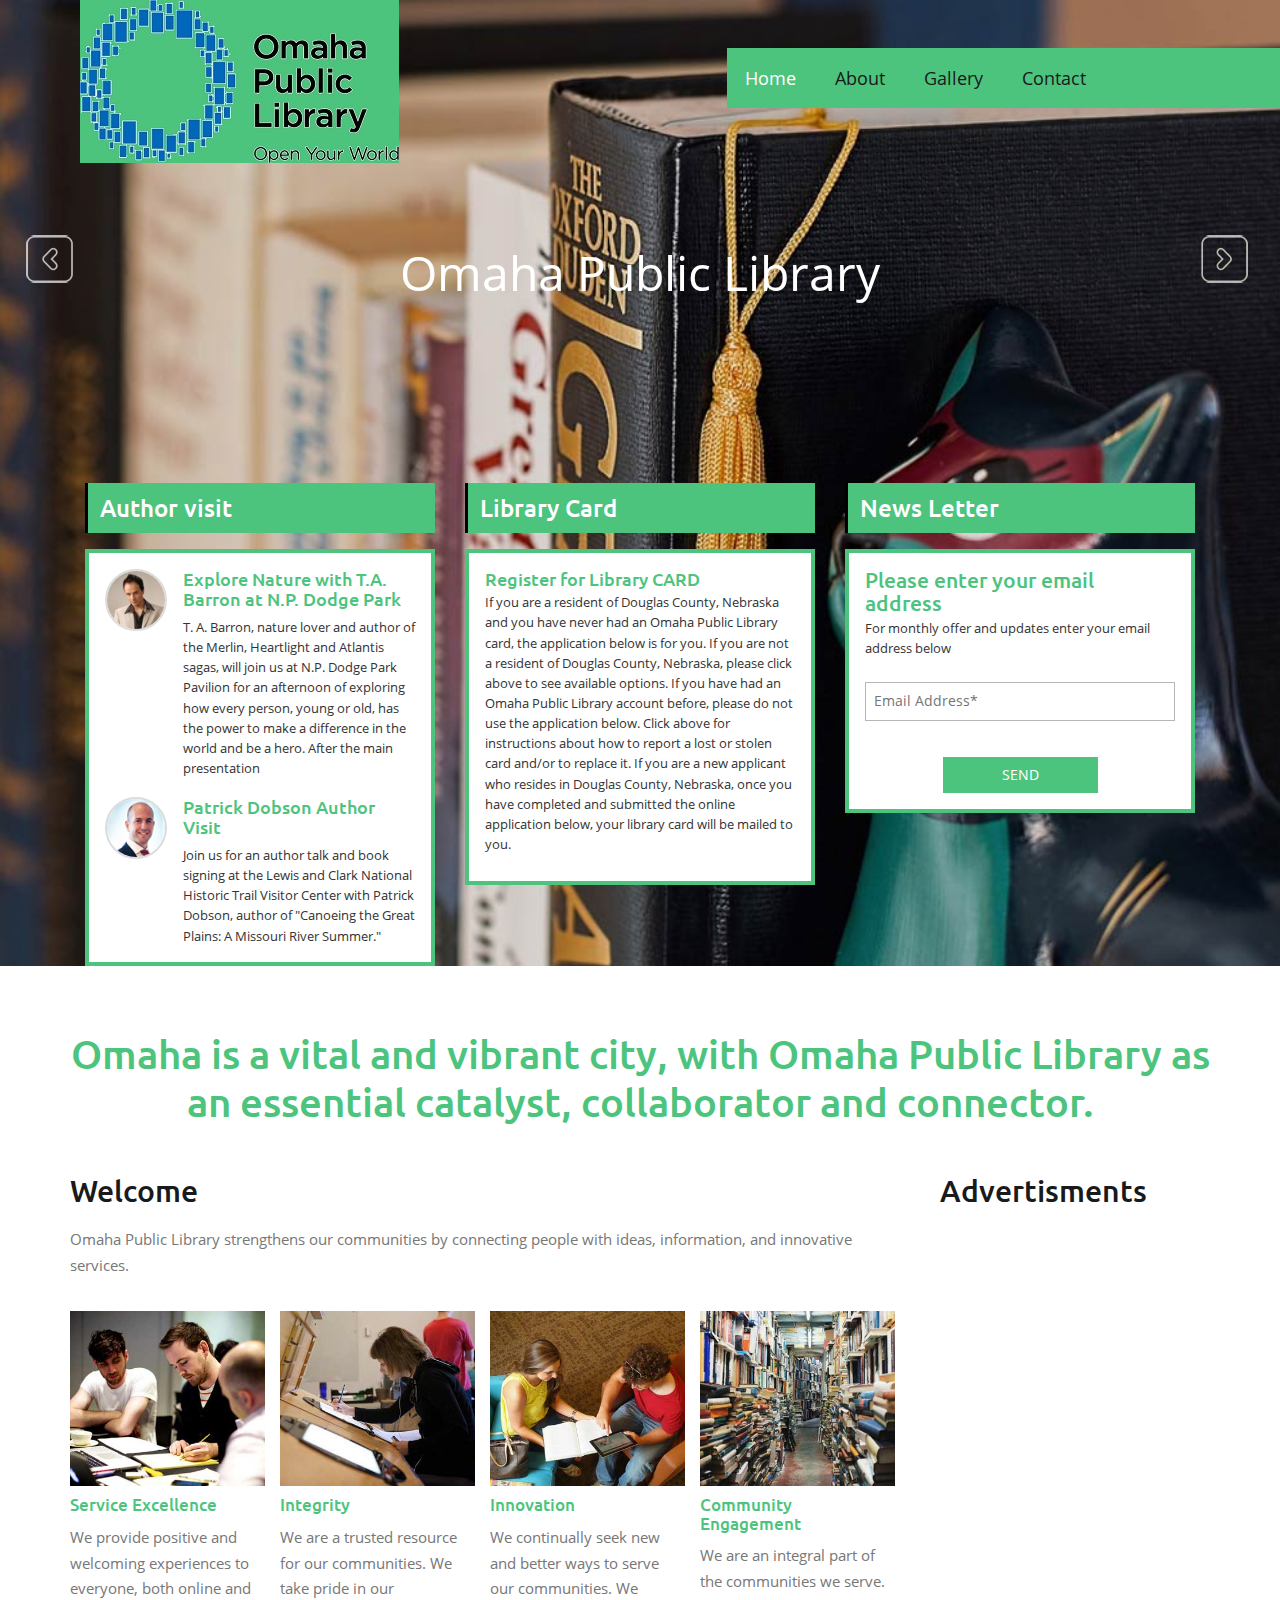
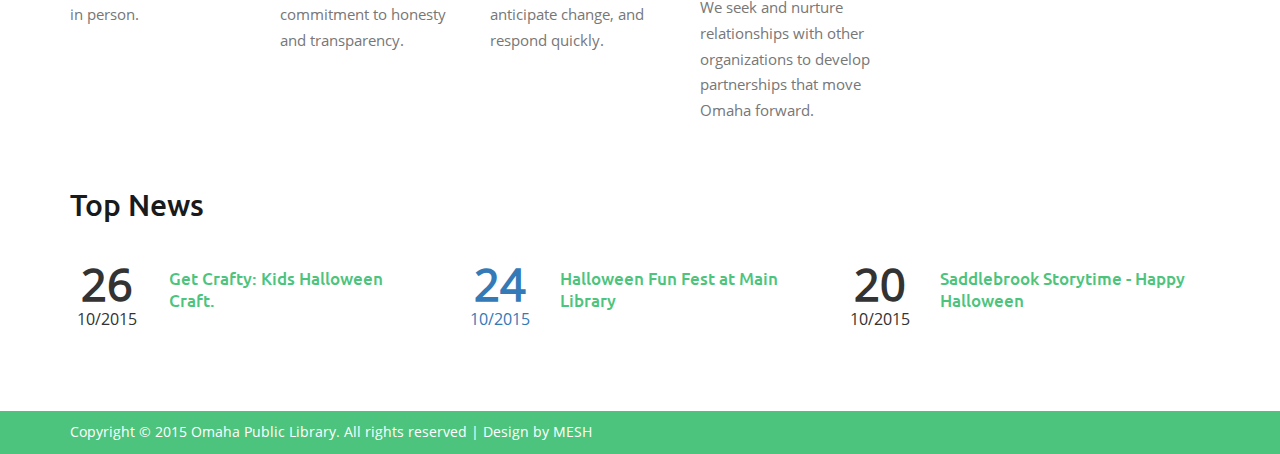
<file: app/webroot/index.html>
<!--A Design by W3layouts
Author: W3layout
Author URL: http://w3layouts.com
License: Creative Commons Attribution 3.0 Unported
License URL: http://creativecommons.org/licenses/by/3.0/
-->
<!DOCTYPE HTML>
<html>
<head>
<link href="css/bootstrap.css" rel='stylesheet' type='text/css' />
<!-- jQuery (necessary JavaScript plugins) -->
<script src="js/bootstrap.js"></script>
<!-- Custom Theme files -->
<link href="css/style.css" rel='stylesheet' type='text/css' />
<!-- Custom Theme files -->
<!--//theme-style-->
<meta name="viewport" content="width=device-width, initial-scale=1">
<meta http-equiv="Content-Type" content="text/html; charset=utf-8" />
<meta name="keywords" content="University Responsive web template, Bootstrap Web Templates, Flat Web Templates, Andriod Compatible web template, 
Smartphone Compatible web template, free webdesigns for Nokia, Samsung, LG, SonyErricsson, Motorola web design" />
<script type="application/x-javascript"> addEventListener("load", function() { setTimeout(hideURLbar, 0); }, false); function hideURLbar(){ window.scrollTo(0,1); } </script>
<script src="js/jquery.min.js"></script>
 <script src="js/bootstrap.js"></script>

</head>
<body>
<!-- banner -->
<script src="js/responsiveslides.min.js"></script>
<script>  
    $(function () {
      $("#slider").responsiveSlides({
      	auto: true,
      	nav: true,
      	speed: 500,
        namespace: "callbacks",
        pager: true,
      });
    });
  </script>  
<div class="banner">	  
	 <div class="header">
			 <div class="logo">
				 <a href="index.html"><img src="images/logo.jpg" alt=""/></a>
			 </div>
			 <div class="top-menu">
				 <span class="menu"></span>
				 <ul class="navig">
					 <li class="active"><a href="index.html">Home</a></li>
					 <li><a href="about.html">About</a></li>
					 <li><a href="gallery.html">Gallery</a></li>
					 <li><a href="contact.html">Contact</a></li>
				 </ul>
			 </div>
			  <!-- script-for-menu -->
		 <script>
				$("span.menu").click(function(){
					$("ul.navig").slideToggle("slow" , function(){
					});
				});
		 </script>
		 <!-- script-for-menu -->

			 <div class="clearfix"></div>
	 </div>
	 <div class="slider">
		 <div class="caption">
			 <div class="container">
				  <div class="callbacks_container">
					  <ul class="rslides" id="slider">
						    <li><h3>Omaha Public Library</h3></li>
							<li><h3>Open your world</h3></li>	
							<li><h3>For the people. By the people</h3></li>	
					  </ul>	
						<div class="clearfix"></div>
				  </div>
			  </div>
		  </div>
	  </div>
	  <div class="banner-grids">
		  <div class="container">
			 <div class="col-md-4 banner-grid">
				 <h3>Author visit</h3>
				 <div class="banner-grid-sec">
					 <div class="grid_info">
						 <div class="blg-pic">
							 <img src="images/m1.jpg" class="img-responsive" alt="">
						 </div>
						 <div class="blg-pic-info">
							 <h4><a href="#">Explore Nature with T.A. Barron at N.P. Dodge Park</a></h4>
							 <p>
T. A. Barron, nature lover and author of the Merlin, Heartlight and Atlantis sagas, will join us at N.P. Dodge Park Pavilion for an afternoon of exploring how every person, young or old, has the power to make a difference in the world and be a hero.  After the main presentation</p>
						 </div>
						 <div class="clearfix"></div>
					 </div>
					 <div class="grid_info">
						 <div class="blg-pic">
							 <img src="images/m2.jpg" class="img-responsive" alt="">
						 </div>
						 <div class="blg-pic-info">
							 <h4><a href="#">Patrick Dobson Author Visit</a></h4>
							 <p>
Join us for an author talk and book signing at the Lewis and Clark National Historic Trail Visitor Center with Patrick Dobson, author of "Canoeing the Great Plains: A Missouri River Summer."</p>
						 </div>
						 <div class="clearfix"></div>
					 </div>
					 </div>
			 </div>
			 <div class="col-md-4 banner-grid">
				 <h3>Library Card</h3>
				 <div class="banner-grid-sec">
					 <div class="news-grid">
						 <h4><a href="http://omahalibrary.org/my-library/request-library-card">Register for Library CARD</a></h4>
						 <p>If you are a resident of Douglas County, Nebraska and you have never had an Omaha Public Library card, the application below is for you. 
If you are not a resident of Douglas County, Nebraska, please click above to see available options.
If you have had an Omaha Public Library account before, please do not use the application below. Click above for instructions about how to report a lost or stolen card and/or to replace it.
If you are a new applicant who resides in Douglas County, Nebraska, once you have completed and submitted the online application below, your library card will be mailed to you.  </p>
					 </div>
				
				 </div>
			 </div>
			 <div class="col-md-4 banner-grid">
				 <h3>News Letter</h3>
				 <div class="banner-grid-sec news_sec">
					 <div class="news-ltr">
						 <h4><a href="#">Please enter your email address</a></h4>
						 <p>For monthly offer and updates enter your email address below</p>
					 </div>
					 <form>
						 <input type="text" placeholder="Email Address*" required="">
						 <input type="submit" value="SEND">
					 </form>
				 </div>
			 </div>
			 <div class="clearfix"></div>
		  </div>
	  </div>
</div>
<!---->
<div class="welcome">
	 <div class="container">
		 <h2>Omaha is a vital and vibrant city, with Omaha Public Library as an essential catalyst, collaborator and connector.</h2>
		 <div class="welcm_sec">
			 <div class="col-md-9 campus">
				 <div class="campus_head">
					 <h3>Welcome</h3>
					 <p>Omaha Public Library strengthens our communities by connecting people with ideas, information, and innovative services.
</p>
				 </div>
				 <div class="col-md-3 wel_grid">
					 <img src="images/w1.jpg" class="img-responsive" alt=""/>
					 <h5><a href="#">Service Excellence</a></h5>
					 <p>
We provide positive and welcoming experiences to everyone, both online and in person.</p>
				 </div>
				 <div class="col-md-3 wel_grid">
					 <img src="images/w3.jpg" class="img-responsive" alt=""/>
					 <h5><a href="#">Integrity</a></h5>
					 <p>
We are a trusted resource for our communities. We take pride in our commitment to honesty and transparency.</p>
				 </div>
				 <div class="col-md-3 wel_grid">
					 <img src="images/w2.jpg" class="img-responsive" alt=""/>
					 <h5><a href="#">Innovation</a></h5>
					 <p>
We continually seek new and better ways to serve our communities. We anticipate change, and respond quickly.
</p>
				 </div>
				 <div class="col-md-3 wel_grid">
					 <img src="images/w4.jpg" class="img-responsive" alt=""/>
					 <h5><a href="#">Community Engagement</a></h5>
					 <p>
We are an integral part of the communities we serve. We seek and nurture relationships with other organizations to develop partnerships that move Omaha forward.
</p>
				 </div>
				 <div class="clearfix"></div>
				 </div>
			 <div class="col-md-3 testimonal">
					<h3>Advertisments</h3>
					
			 </div>
			 <div class="clearfix"></div>
		 </div>
	 </div>
</div>
<!---->
<div class="news">
	 <div class="container">
		 <h3>Top News</h3>
		  <div class="event-grids">			
		     <div class="col-md-4 event-grid">
				 <div class="date">
				     <h4>26</h4>
					 <span>10/2015</span>
				 </div>				 
			     <div class="event-info">
					  <h5><a href="#">Get Crafty: Kids Halloween Craft.</p>					
				 </div>
				 <div class="clearfix"></div>				 			 
			 </div>
			 <div class="col-md-4 event-grid">
				 <div class="date">
				     <h4>24</h4>
					 <span>10/2015</span>
				 </div>				 
			     <div class="event-info">
					  <h5><a href="#">Halloween Fun Fest at Main Library</a></h5>
						</div>
				 <div class="clearfix"></div>				 			 
			 </div>
			 <div class="col-md-4 event-grid">
				 <div class="date">
				     <h4>20</h4>
					 <span>10/2015</span>
				 </div>				 
			     <div class="event-info">
					  <h5><a href="#">Saddlebrook Storytime - Happy Halloween</a></h5>
						</div>
				 <div class="clearfix"></div>				 			 
			 </div>
			 <div class="clearfix"></div>	
		 </div>
	 </div>
</div>
<!---->
<!---->
<div class="copywrite">
	 <div class="container">
		 <p>Copyright © 2015 Omaha Public Library. All rights reserved | Design by MESH</a></p>
	 </div>
</div>
<!---->
</body>
</html>
</file>
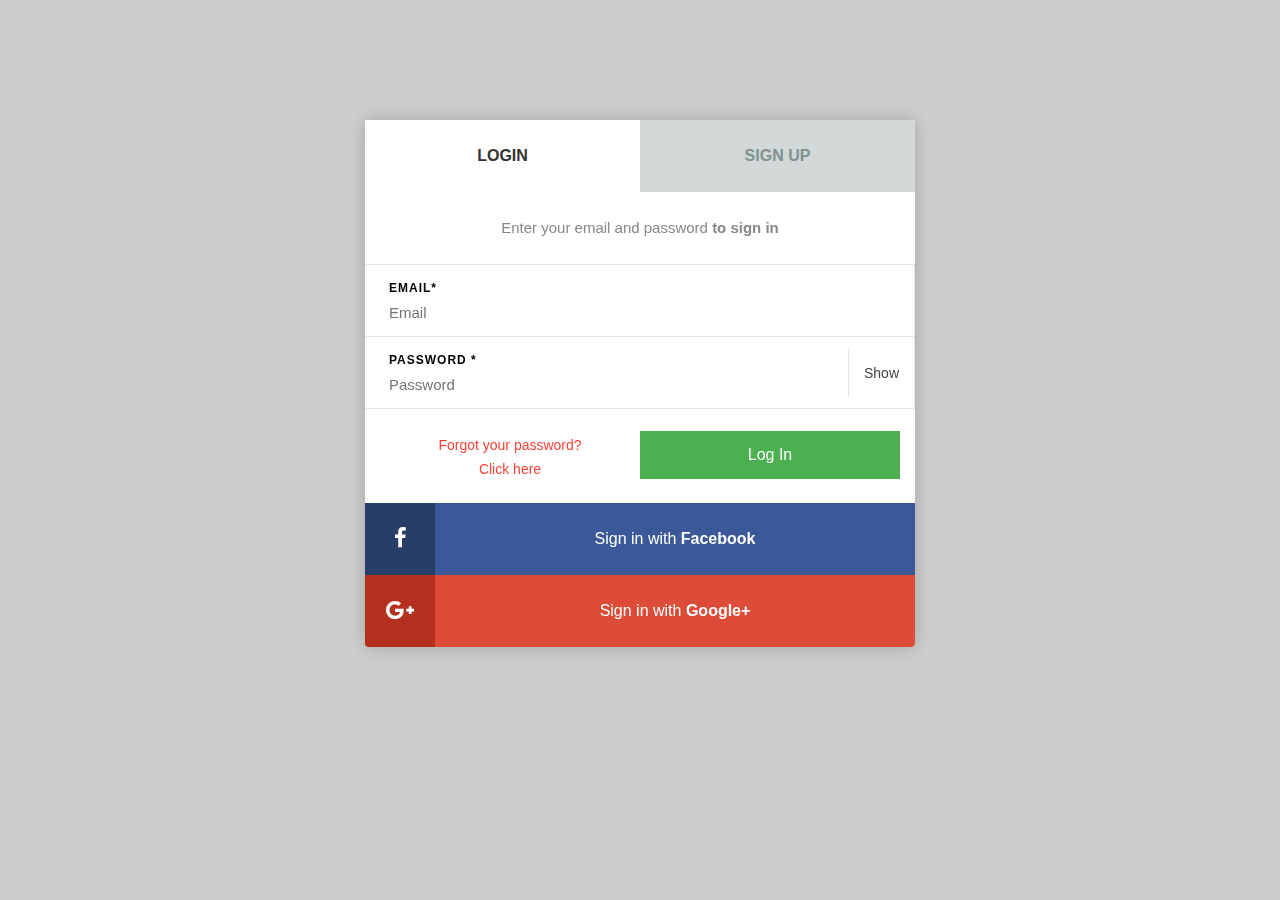
<file: app/View/Users/index.html>
<!DOCTYPE html>
<html >
  <head>
    <meta charset="UTF-8">
    <title>Login/Sign-In</title>
    
    
    <link rel="stylesheet" href="css/normalize.css">

    <link rel='stylesheet prefetch' href='http://maxcdn.bootstrapcdn.com/font-awesome/4.3.0/css/font-awesome.min.css'>

        <link rel="stylesheet" href="css/style.css">

    
    
    
  </head>

  <body>

    <div class="logmod">
  <div class="logmod__wrapper">
    <span class="logmod__close">Close</span>
    <div class="logmod__container">
      <ul class="logmod__tabs">
        <li data-tabtar="lgm-2"><a href="#">Login</a></li>
        <li data-tabtar="lgm-1"><a href="#">Sign Up</a></li>
      </ul>
      <div class="logmod__tab-wrapper">
      <div class="logmod__tab lgm-1">
        <div class="logmod__heading">
          <span class="logmod__heading-subtitle">Enter your personal details <strong>to create an acount</strong></span>
        </div>
        <div class="logmod__form">
          <form accept-charset="utf-8" action="#" class="simform">
            <div class="sminputs">
              <div class="input full">
                <label class="string optional" for="user-name">Email*</label>
                <input class="string optional" maxlength="255" id="user-email" placeholder="Email" type="email" size="50" />
              </div>
            </div>
            <div class="sminputs">
              <div class="input string optional">
                <label class="string optional" for="user-pw">Password *</label>
                <input class="string optional" maxlength="255" id="user-pw" placeholder="Password" type="text" size="50" />
              </div>
              <div class="input string optional">
                <label class="string optional" for="user-pw-repeat">Repeat password *</label>
                <input class="string optional" maxlength="255" id="user-pw-repeat" placeholder="Repeat password" type="text" size="50" />
              </div>
            </div>
            <div class="simform__actions">
              <input class="sumbit" name="commit" type="sumbit" value="Create Account" />
              <span class="simform__actions-sidetext">By creating an account you agree to our <a class="special" href="#" target="_blank" role="link">Terms & Privacy</a></span>
            </div> 
          </form>
        </div> 
        <div class="logmod__alter">
          <div class="logmod__alter-container">
            <a href="#" class="connect facebook">
              <div class="connect__icon">
                <i class="fa fa-facebook"></i>
              </div>
              <div class="connect__context">
                <span>Create an account with <strong>Facebook</strong></span>
              </div>
            </a>
              
            <a href="#" class="connect googleplus">
              <div class="connect__icon">
                <i class="fa fa-google-plus"></i>
              </div>
              <div class="connect__context">
                <span>Create an account with <strong>Google+</strong></span>
              </div>
            </a>
          </div>
        </div>
      </div>
      <div class="logmod__tab lgm-2">
        <div class="logmod__heading">
          <span class="logmod__heading-subtitle">Enter your email and password <strong>to sign in</strong></span>
        </div> 
        <div class="logmod__form">
          <form accept-charset="utf-8" action="#" class="simform">
            <div class="sminputs">
              <div class="input full">
                <label class="string optional" for="user-name">Email*</label>
                <input class="string optional" maxlength="255" id="user-email" placeholder="Email" type="email" size="50" />
              </div>
            </div>
            <div class="sminputs">
              <div class="input full">
                <label class="string optional" for="user-pw">Password *</label>
                <input class="string optional" maxlength="255" id="user-pw" placeholder="Password" type="password" size="50" />
                						<span class="hide-password">Show</span>
              </div>
            </div>
            <div class="simform__actions">
              <input class="sumbit" name="commit" type="sumbit" value="Log In" />
              <span class="simform__actions-sidetext"><a class="special" role="link" href="#">Forgot your password?<br>Click here</a></span>
            </div> 
          </form>
        </div> 
        <div class="logmod__alter">
          <div class="logmod__alter-container">
            <a href="#" class="connect facebook">
              <div class="connect__icon">
                <i class="fa fa-facebook"></i>
              </div>
              <div class="connect__context">
                <span>Sign in with <strong>Facebook</strong></span>
              </div>
            </a>
            <a href="#" class="connect googleplus">
              <div class="connect__icon">
                <i class="fa fa-google-plus"></i>
              </div>
              <div class="connect__context">
                <span>Sign in with <strong>Google+</strong></span>
              </div>
            </a>
          </div>
        </div>
          </div>
      </div>
    </div>
  </div>
</div>
    <script src='http://cdnjs.cloudflare.com/ajax/libs/jquery/2.1.3/jquery.min.js'></script>

        <script src="js/index.js"></script>

    
    
    
  </body>
</html>
</file>
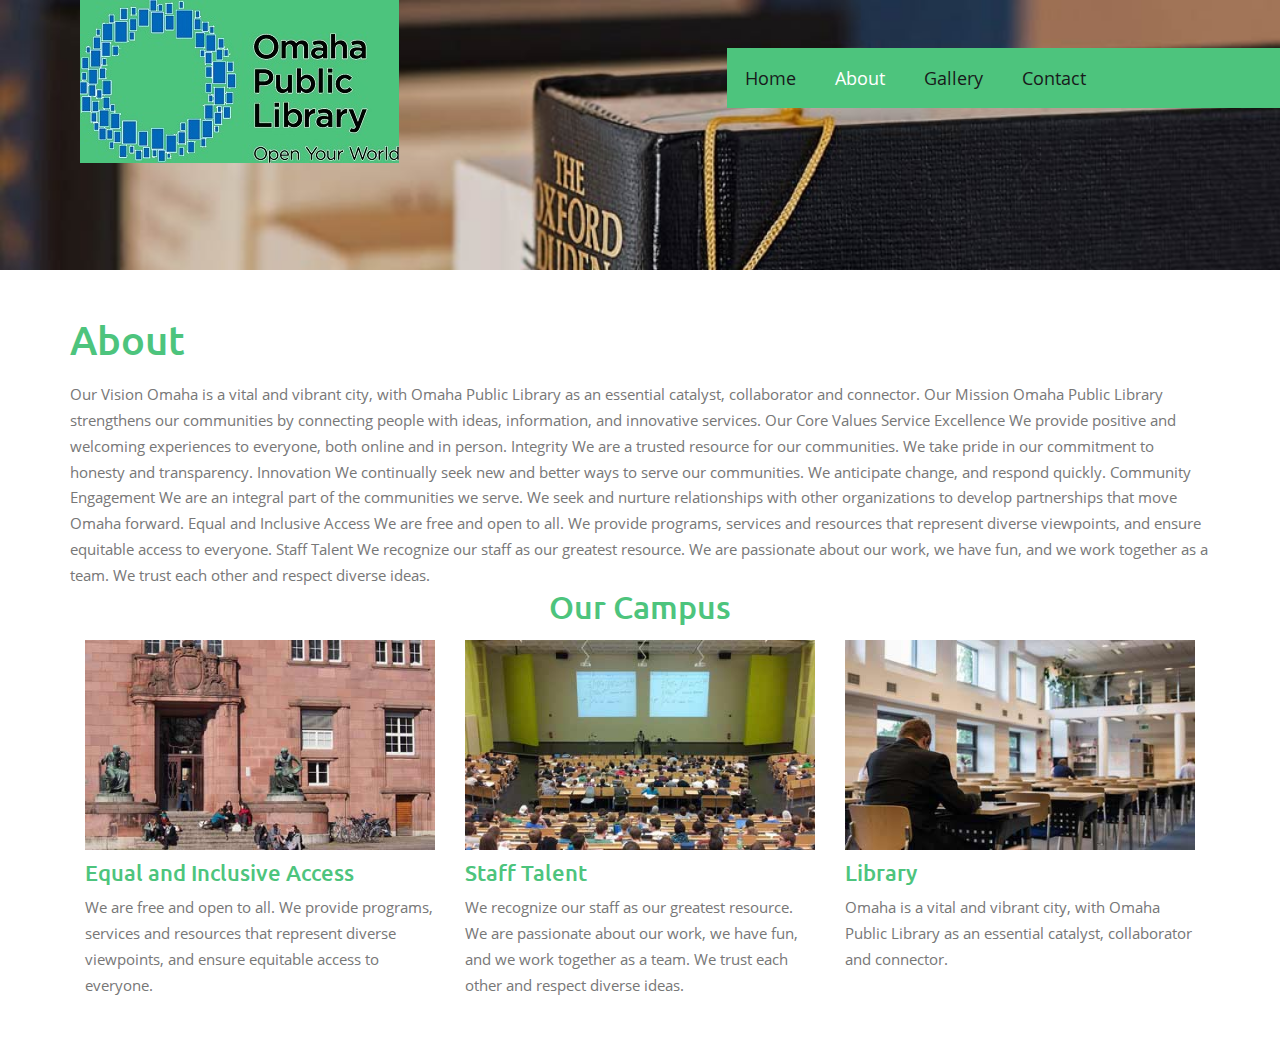
<file: app/webroot/about.html>
<!--A Design by W3layouts
Author: W3layout
Author URL: http://w3layouts.com
License: Creative Commons Attribution 3.0 Unported
License URL: http://creativecommons.org/licenses/by/3.0/
-->
<!DOCTYPE HTML>
<html>
<head>
<title>University a Educational Category Flat Bootstarp Responsive Website Template | About :: w3layouts</title>
<link href="css/bootstrap.css" rel='stylesheet' type='text/css' />
<!-- jQuery (necessary JavaScript plugins) -->
<script src="js/bootstrap.js"></script>
<!-- Custom Theme files -->
<link href="css/style.css" rel='stylesheet' type='text/css' />
<!-- Custom Theme files -->
<!--//theme-style-->
<meta name="viewport" content="width=device-width, initial-scale=1">
<meta http-equiv="Content-Type" content="text/html; charset=utf-8" />
<meta name="keywords" content="University Responsive web template, Bootstrap Web Templates, Flat Web Templates, Andriod Compatible web template, 
Smartphone Compatible web template, free webdesigns for Nokia, Samsung, LG, SonyErricsson, Motorola web design" />
<script type="application/x-javascript"> addEventListener("load", function() { setTimeout(hideURLbar, 0); }, false); function hideURLbar(){ window.scrollTo(0,1); } </script>
<script src="js/jquery.min.js"></script>
 <script src="js/bootstrap.js"></script>

</head>
<body>
<!-- banner --> 
<div class="banner2">	  
	 <div class="header">
			 <div class="logo">
				 <a href="index.html"><img src="images/logo.jpg" alt=""/></a>
			 </div>
			 <div class="top-menu">
				 <span class="menu"></span>
				 <ul class="navig">
					 <li><a href="index.html">Home</a></li>
					 <li class="active"><a href="about.html">About</a></li>
					 <li><a href="gallery.html">Gallery</a></li>
					 <li><a href="contact.html">Contact</a></li>
				 </ul>
			 </div>
			 <!-- script-for-menu -->
		 <script>
				$("span.menu").click(function(){
					$("ul.navig").slideToggle("slow" , function(){
					});
				});
		 </script>
		 <!-- script-for-menu -->
			 <div class="clearfix"></div>
	 </div>	  
</div>
<!---->
<div class="about-sec">
	 <div class="container">
		  <div class="about-head">
			<h2>About</h2>
			<p>Our Vision
Omaha is a vital and vibrant city, with Omaha Public Library as an essential catalyst, collaborator and connector.

Our Mission
Omaha Public Library strengthens our communities by connecting people with ideas, information, and innovative services.

Our Core Values
Service Excellence
We provide positive and welcoming experiences to everyone, both online and in person.

Integrity
We are a trusted resource for our communities. We take pride in our commitment to honesty and transparency.

Innovation
We continually seek new and better ways to serve our communities. We anticipate change, and respond quickly.

Community Engagement
We are an integral part of the communities we serve. We seek and nurture relationships with other organizations to develop partnerships that move Omaha forward.

Equal and Inclusive Access
We are free and open to all. We provide programs, services and resources that represent diverse viewpoints, and ensure equitable access to everyone.

Staff Talent
We recognize our staff as our greatest resource. We are passionate about our work, we have fun, and we work together as a team. We trust each other and respect diverse ideas.</p>	
		  </div>
		  <div class="our_work">
			 <h3>Our Campus</h3>
			 <div class="blog-section">				 
					 <div class="col-md-4 camp-grid">
						 <a href="single.html"><img src="images/u1.jpg" class="img-responsive" alt=""/></a>
						 <h4><a href="single.html">Equal and Inclusive Access</a></h4>
						 <p>We are free and open to all. We provide programs, services and resources that represent diverse viewpoints, and ensure equitable access to everyone.
</p>

					 </div>
					 <div class="col-md-4 camp-grid">
						 <a href="single.html"><img src="images/u2.jpg" class="img-responsive" alt=""/></a>
						 <h4><a href="single.html">Staff Talent</a></h4>
						 <p>We recognize our staff as our greatest resource. We are passionate about our work, we have fun, and we work together as a team. We trust each other and respect diverse ideas.</p>
					 </div>
					 <div class="col-md-4 camp-grid">
						 <a href="single.html"><img src="images/u3.jpg" class="img-responsive" alt=""/></a>
						 <h4><a href="single.html">Library</a></h4>
						 <p>Omaha is a vital and vibrant city, with Omaha Public Library as an essential catalyst, collaborator and connector.
</p>
						 </div>
				  <div class="clearfix"></div>				
			 </div>
		 </div>
	</div>
</div>

<!---->
<!---->
</body>
</html>
</file>
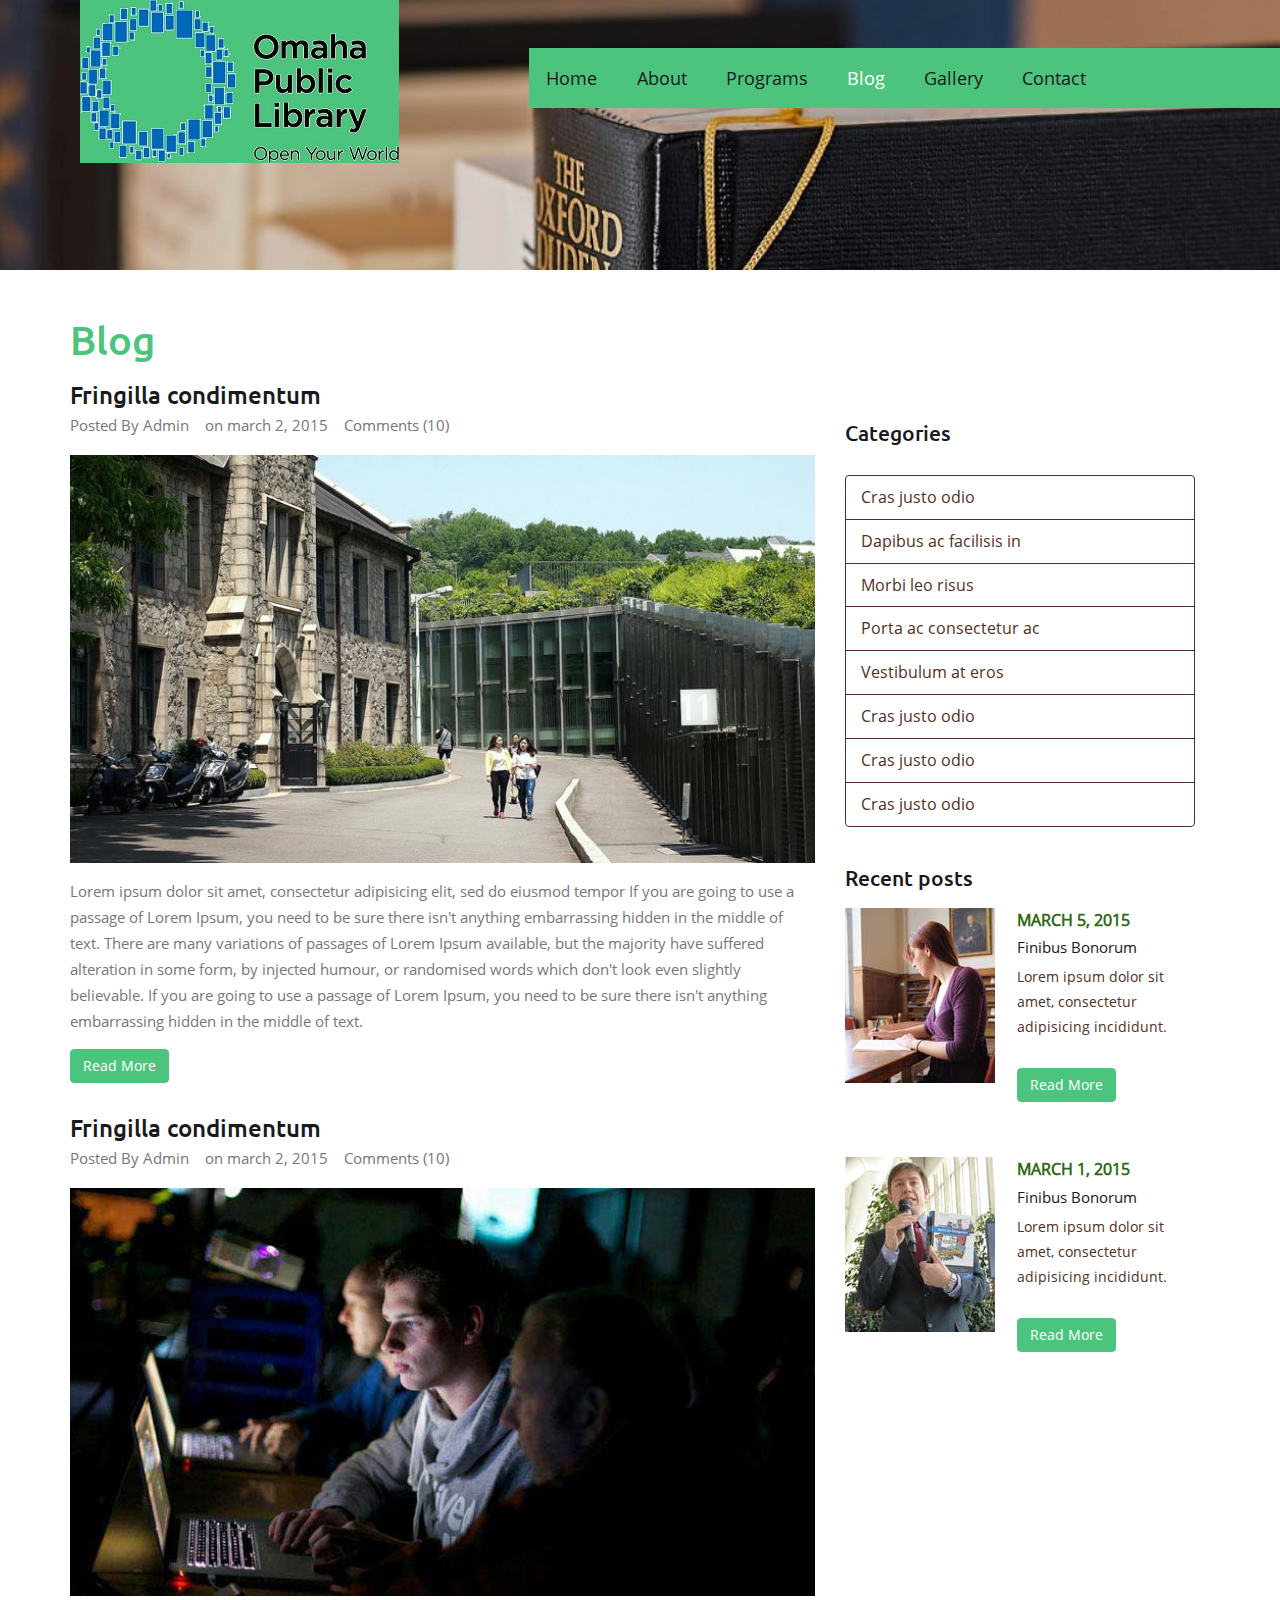
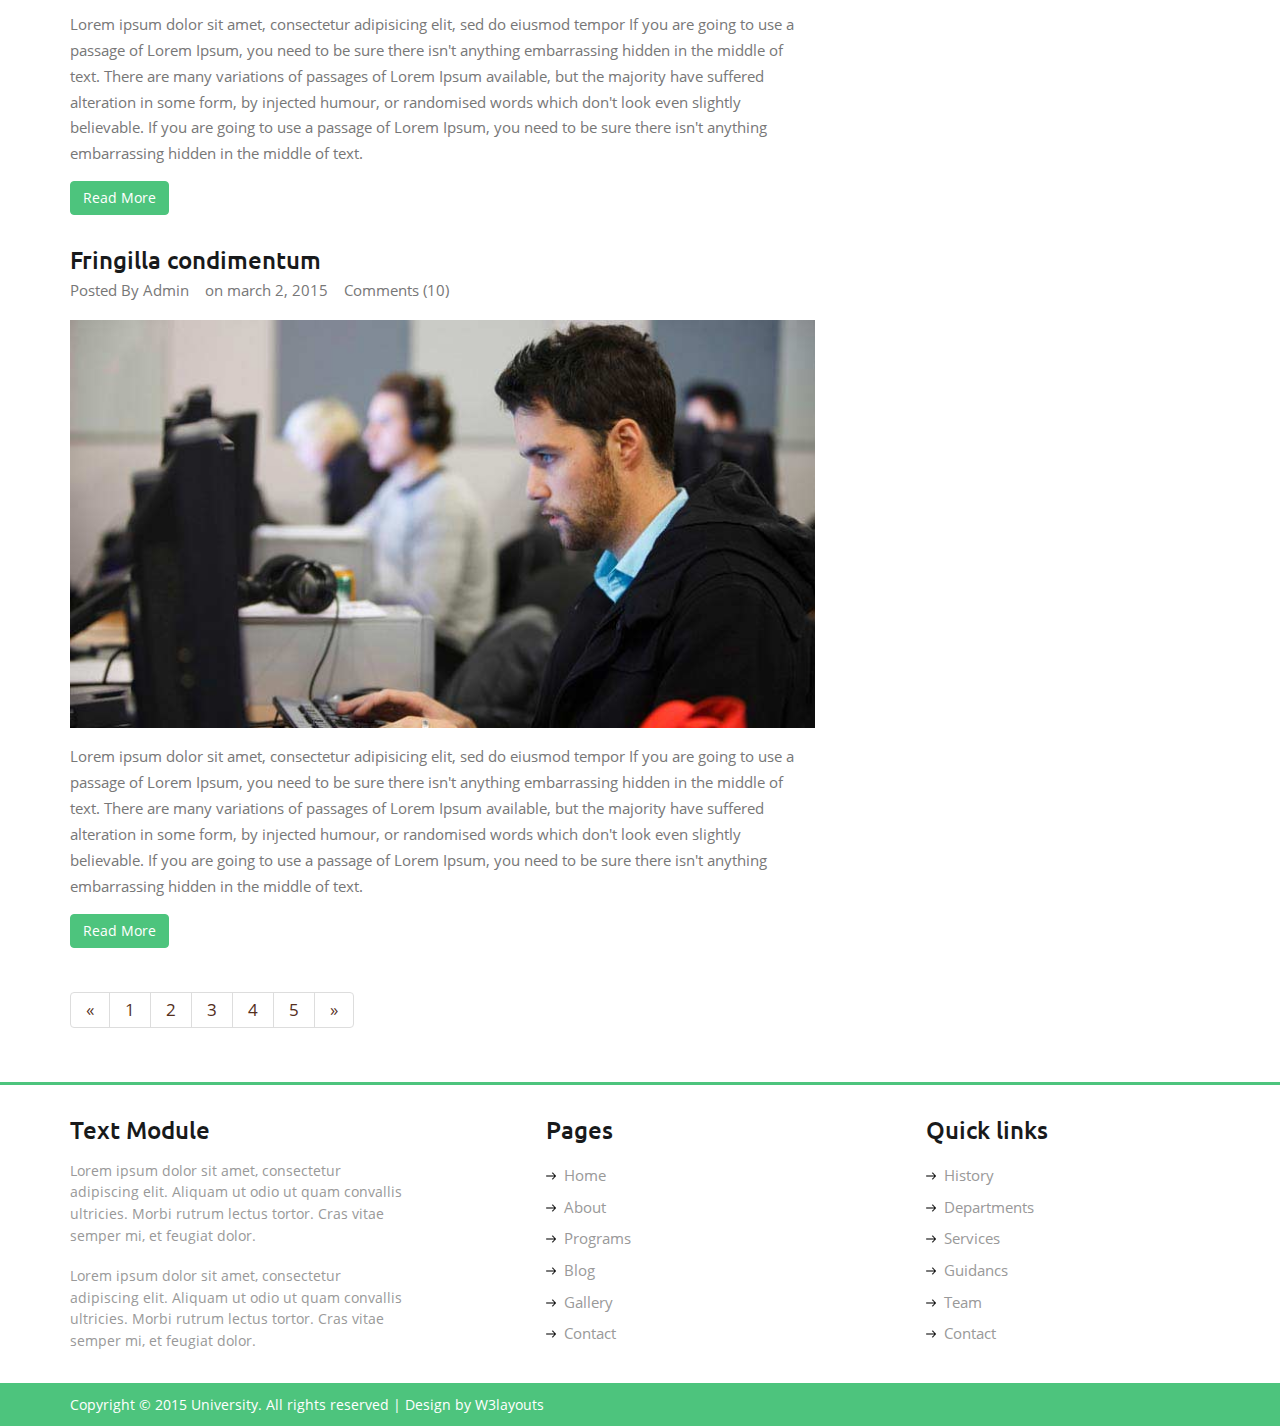
<file: app/webroot/blog.html>
<!--A Design by W3layouts
Author: W3layout
Author URL: http://w3layouts.com
License: Creative Commons Attribution 3.0 Unported
License URL: http://creativecommons.org/licenses/by/3.0/
-->
<!DOCTYPE HTML>
<html>
<head>
<title>University a Educational Category Flat Bootstarp Responsive Website Template | Blog :: w3layouts</title>
<link href="css/bootstrap.css" rel='stylesheet' type='text/css' />
<!-- jQuery (necessary JavaScript plugins) -->
<script src="js/bootstrap.js"></script>
<!-- Custom Theme files -->
<link rel="stylesheet" href="css/touchTouch.css" type="text/css" media="all" />
<link href="css/style.css" rel='stylesheet' type='text/css' />
<!-- Custom Theme files -->
<!--//theme-style-->
<meta name="viewport" content="width=device-width, initial-scale=1">
<meta http-equiv="Content-Type" content="text/html; charset=utf-8" />
<meta name="keywords" content="University Responsive web template, Bootstrap Web Templates, Flat Web Templates, Andriod Compatible web template, 
Smartphone Compatible web template, free webdesigns for Nokia, Samsung, LG, SonyErricsson, Motorola web design" />
<script type="application/x-javascript"> addEventListener("load", function() { setTimeout(hideURLbar, 0); }, false); function hideURLbar(){ window.scrollTo(0,1); } </script>
<script src="js/jquery.min.js"></script>
 <script src="js/bootstrap.js"></script>

</head>
<body>
<!-- banner --> 
<div class="banner2">	  
	 <div class="header">
			 <div class="logo">
				 <a href="index.html"><img src="images/logo.jpg" alt=""/></a>
			 </div>
			 <div class="top-menu">
				 <span class="menu"></span>
				 <ul class="navig">
					 <li><a href="index.html">Home</a></li>
					 <li><a href="about.html">About</a></li>
					 <li><a href="program.html">Programs</a></li>
					 <li class="active"><a href="blog.html">Blog</a></li>
					 <li><a href="gallery.html">Gallery</a></li>
					 <li><a href="contact.html">Contact</a></li>
				 </ul>
			 </div>
			 <!-- script-for-menu -->
		 <script>
				$("span.menu").click(function(){
					$("ul.navig").slideToggle("slow" , function(){
					});
				});
		 </script>
		 <!-- script-for-menu -->
			 <div class="clearfix"></div>
	 </div>	  
</div>
<!---->
<!-- blog-page -->
<div class="blog">
		<div class="container">
			<div class="blog-head">
				<h2>Blog</h2>
			</div>
			<div class="col-md-8 blog-left" >
				<div class="blog-info">
					<h3><a href="single.html">Fringilla condimentum</a></h3>
					<p>Posted By <a href="#">Admin</a> &nbsp;&nbsp; on march 2, 2015 &nbsp;&nbsp; <a href="#">Comments (10)</a></p>
					<div class="blog-info-text">
						<div class="blog-img">
							<a href="single.html"> <img src="images/img12.jpg" class="img-responsive zoom-img" alt=""/></a>
						</div>
						<p class="snglp">Lorem ipsum dolor sit amet, consectetur adipisicing elit, sed do eiusmod tempor If you are going to use a passage of Lorem Ipsum,
							you need to be sure there isn't anything embarrassing hidden in the middle of text. 
							There are many variations of passages of Lorem Ipsum available, but the majority have suffered alteration  
							in some form, by injected humour, or randomised words which don't look even slightly believable. If you are going to use a passage of Lorem Ipsum,
							you need to be sure there isn't anything embarrassing hidden in the middle of text.</p>
						<a href="single.html" class="btn btn-primary hvr-rectangle-in">Read More</a>
					</div>	
				</div>
				<div class="blog-info">
					<h3><a href="single.html">Fringilla condimentum</a></h3>
					<p>Posted By <a href="#">Admin</a> &nbsp;&nbsp; on march 2, 2015 &nbsp;&nbsp; <a href="#">Comments (10)</a></p>
					<div class="blog-info-text">
						<div class="blog-img">
							<a href="single.html"> <img src="images/img13.jpg" class="img-responsive zoom-img" alt=""/></a>
						</div>
						<p class="snglp">Lorem ipsum dolor sit amet, consectetur adipisicing elit, sed do eiusmod tempor If you are going to use a passage of Lorem Ipsum,
							you need to be sure there isn't anything embarrassing hidden in the middle of text. 
							There are many variations of passages of Lorem Ipsum available, but the majority have suffered alteration  
							in some form, by injected humour, or randomised words which don't look even slightly believable. If you are going to use a passage of Lorem Ipsum,
							you need to be sure there isn't anything embarrassing hidden in the middle of text.</p>
						<a href="single.html" class="btn btn-primary hvr-rectangle-in">Read More</a>
					</div>	
				</div>	
				<div class="blog-info">
					<h3><a href="single.html">Fringilla condimentum</a></h3>
					<p>Posted By <a href="#">Admin</a> &nbsp;&nbsp; on march 2, 2015 &nbsp;&nbsp; <a href="#">Comments (10)</a></p>
					<div class="blog-info-text">
						<div class="blog-img">
							<a href="single.html"> <img src="images/img14.jpg" class="img-responsive zoom-img" alt=""/></a>
						</div>
						<p class="snglp">Lorem ipsum dolor sit amet, consectetur adipisicing elit, sed do eiusmod tempor If you are going to use a passage of Lorem Ipsum,
							you need to be sure there isn't anything embarrassing hidden in the middle of text. 
							There are many variations of passages of Lorem Ipsum available, but the majority have suffered alteration  
							in some form, by injected humour, or randomised words which don't look even slightly believable. If you are going to use a passage of Lorem Ipsum,
							you need to be sure there isn't anything embarrassing hidden in the middle of text.</p>
						<a href="single.html" class="btn btn-primary hvr-rectangle-in">Read More</a>
					</div>	
				</div>	
				
			</div>	
			<div class="col-md-4 single-page-right">
				<div class="category blog-ctgry">
					<h4>Categories</h4>
					<div class="list-group">
						<a href="single.html" class="list-group-item">Cras justo odio</a>
						<a href="single.html" class="list-group-item">Dapibus ac facilisis in</a>
						<a href="single.html" class="list-group-item">Morbi leo risus</a>
						<a href="single.html" class="list-group-item">Porta ac consectetur ac</a>
						<a href="single.html" class="list-group-item">Vestibulum at eros</a>
						<a href="single.html" class="list-group-item">Cras justo odio</a>
						<a href="single.html" class="list-group-item">Cras justo odio</a>
						<a href="single.html" class="list-group-item">Cras justo odio</a>
					</div>
				</div>	
				<div class="recent-posts">
					<h4>Recent posts</h4>
					<div class="recent-posts-info">
						<div class="posts-left sngl-img">
							<a href="single.html"> <img src="images/img16.jpg" class="img-responsive zoom-img" alt=""/> </a>
						</div>
						<div class="posts-right">
							<label>MARCH 5, 2015</label>
							<h5><a href="single.html">Finibus Bonorum</a></h5>
							<p>Lorem ipsum dolor sit amet, consectetur adipisicing incididunt.</p>
							<a href="single.html" class="btn btn-primary hvr-rectangle-in">Read More</a>
						</div>
						<div class="clearfix"> </div>
					</div>	
					<div class="recent-posts-info">
						<div class="posts-left sngl-img">
							<a href="single.html"> <img src="images/img17.jpg" class="img-responsive zoom-img" alt=""/></a>
						</div>
						<div class="posts-right">
							<label>MARCH 1, 2015</label>
							<h5><a href="single.html">Finibus Bonorum</a></h5>
							<p>Lorem ipsum dolor sit amet, consectetur adipisicing incididunt.</p>
							<a href="single.html" class="btn btn-primary hvr-rectangle-in">Read More</a>
						</div>
						<div class="clearfix"> </div>
					</div>
					<div class="clearfix"> </div>
				</div>				
			</div>
			<div class="clearfix"> </div>
			<nav>
				<ul class="pagination">
					<li>
						<a href="#" aria-label="Previous">
							<span aria-hidden="true">&laquo;</span>
						</a>
					</li>
					<li><a href="#">1</a></li>
					<li><a href="#">2</a></li>
					<li><a href="#">3</a></li>
					<li><a href="#">4</a></li>
					<li><a href="#">5</a></li>
					<li>
						<a href="#" aria-label="Next">
							<span aria-hidden="true">&raquo;</span>
						</a>
					</li>
				</ul>
			</nav>
		</div>	
	</div>	
	<!--//blog-->

<!---->
<div class="footer">
	 <div class="container">
		 <div class="ftr-sec">
			 <div class="col-md-4 ftr-grid">
				 <h3>Text Module</h3>
				 <p>Lorem ipsum dolor sit amet, consectetur adipiscing elit. Aliquam ut odio ut quam convallis ultricies. Morbi rutrum lectus tortor. Cras vitae semper mi, et feugiat dolor.</p>
				 <p>Lorem ipsum dolor sit amet, consectetur adipiscing elit. Aliquam ut odio ut quam convallis ultricies. Morbi rutrum lectus tortor. Cras vitae semper mi, et feugiat dolor.</p>
			 </div>
			 <div class="col-md-4 ftr-grid2">
				 <h3>Pages</h3>
				 <ul>
					 <li><a href="index.html"><span></span>Home</a></li>
					 <li><a href="about.html"><span></span>About</a></li>
					 <li><a href="program.html"><span></span>Programs</a></li>
					 <li><a href="blog.html"><span></span>Blog</a></li>	
					 <li><a href="gallery.html"><span></span>Gallery</a></li>
					 <li><a href="contact.html"><span></span>Contact</a></li>
				 </ul>
			 </div>
			 <div class="col-md-4 ftr-grid3">
				 <h3>Quick links</h3>
				 <ul>
					 <li><a href="about.html"><span></span>History</a></li>
					 <li><a href="about.html"><span></span>Departments</a></li>
					 <li><a href="gallery.html"><span></span>Services</a></li>
					 <li><a href="blog.html"><span></span>Guidancs</a></li>	
					 <li><a href="about.html"><span></span>Team</a></li>
					 <li><a href="contact.html"><span></span>Contact</a></li>
				 </ul>
			 </div>
			 <div class="clearfix"></div>
		 </div>
	 </div>
</div>
<!---->
<div class="copywrite">
	 <div class="container">
		 <p>Copyright © 2015 University. All rights reserved | Design by <a href="http://w3layouts.com">W3layouts</a></p>
	 </div>
</div>
<!---->
</body>
</html>
</file>
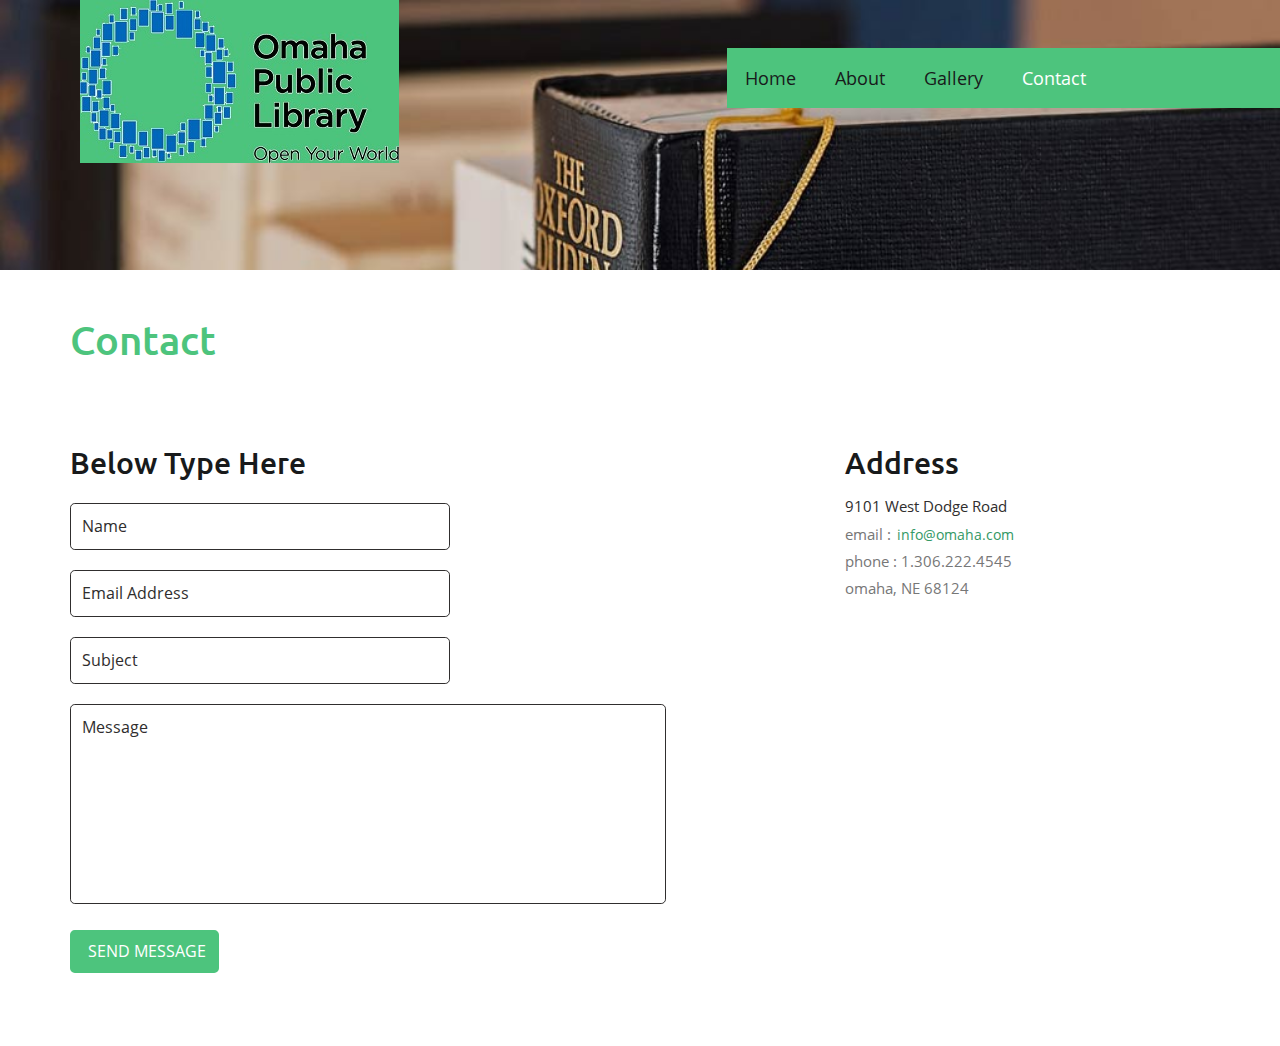
<file: app/webroot/contact.html>
<!--A Design by W3layouts
Author: W3layout
Author URL: http://w3layouts.com
License: Creative Commons Attribution 3.0 Unported
License URL: http://creativecommons.org/licenses/by/3.0/
-->
<!DOCTYPE HTML>
<html>
<head>
<title>University a Educational Category Flat Bootstarp Responsive Website Template | Contact :: w3layouts</title>
<link href="css/bootstrap.css" rel='stylesheet' type='text/css' />
<!-- jQuery (necessary JavaScript plugins) -->
<script src="js/bootstrap.js"></script>
<!-- Custom Theme files -->
<link rel="stylesheet" href="css/touchTouch.css" type="text/css" media="all" />
<link href="css/style.css" rel='stylesheet' type='text/css' />
<!-- Custom Theme files -->
<!--//theme-style-->
<meta name="viewport" content="width=device-width, initial-scale=1">
<meta http-equiv="Content-Type" content="text/html; charset=utf-8" />
<meta name="keywords" content="University Responsive web template, Bootstrap Web Templates, Flat Web Templates, Andriod Compatible web template, 
Smartphone Compatible web template, free webdesigns for Nokia, Samsung, LG, SonyErricsson, Motorola web design" />
<script type="application/x-javascript"> addEventListener("load", function() { setTimeout(hideURLbar, 0); }, false); function hideURLbar(){ window.scrollTo(0,1); } </script>
<script src="js/jquery.min.js"></script>
 <script src="js/bootstrap.js"></script>

</head>
<body>
<!-- banner --> 
<div class="banner2">	  
	 <div class="header">
			 <div class="logo">
				 <a href="index.html"><img src="images/logo.jpg" alt=""/></a>
			 </div>
			 <div class="top-menu">
				 <span class="menu"></span>
				 <ul class="navig">
					 <li><a href="index.html">Home</a></li>
					 <li><a href="about.html">About</a></li>
					 <li><a href="gallery.html">Gallery</a></li>
					 <li class="active"><a href="contact.html">Contact</a></li>
				 </ul>
			 </div>
			 <!-- script-for-menu -->
		 <script>
				$("span.menu").click(function(){
					$("ul.navig").slideToggle("slow" , function(){
					});
				});
		 </script>
		 <!-- script-for-menu -->
			 <div class="clearfix"></div>
	 </div>	  
</div>
<!---->
<!--contact-->
<div class="contact">
	 <div class="container">
		 <div class="main-head-section">
					<h2>Contact</h2>
			</div>
		 <div class="contact_top">			 		
			 <div class="col-md-8 contact_left">
			 		<h4>Below Type Here</h4>
			 		<form>
					  <div class="form_details">
					      <input type="text" class="text" value="Name" onfocus="this.value = '';" onblur="if (this.value == '') {this.value = 'Name';}">
						  <input type="text" class="text" value="Email Address" onfocus="this.value = '';" onblur="if (this.value == '') {this.value = 'Email Address';}">
						  <input type="text" class="text" value="Subject" onfocus="this.value = '';" onblur="if (this.value == '') {this.value = 'Subject';}">
						  <textarea value="Message" onfocus="this.value = '';" onblur="if (this.value == '') {this.value = 'Message';}">Message</textarea>
						  <div class="clearfix"> </div>
						 <div class="sub-button">
							 <input type="submit" value="Send message">
						 </div>
					  </div>
				   </form>
			 </div>
			 <div class="col-md-4 company-right">
				 <div class="company_ad">
						<h3>Address</h3>
						<span>9101 West Dodge Road</span>
			      	 <address>
						 <p>email : <a href="mailto:example@mail.com">info@omaha.com</a></p>
						 <p>phone : 1.306.222.4545</p>
						 <p>omaha, NE 68124</p>									 	 	
					 </address>
				 </div>
			 </div>	
				<div class="clearfix"> </div>
		  </div>
	 </div>
</div>
<!---->
<!---->
<!---->
</body>
</html>
</file>
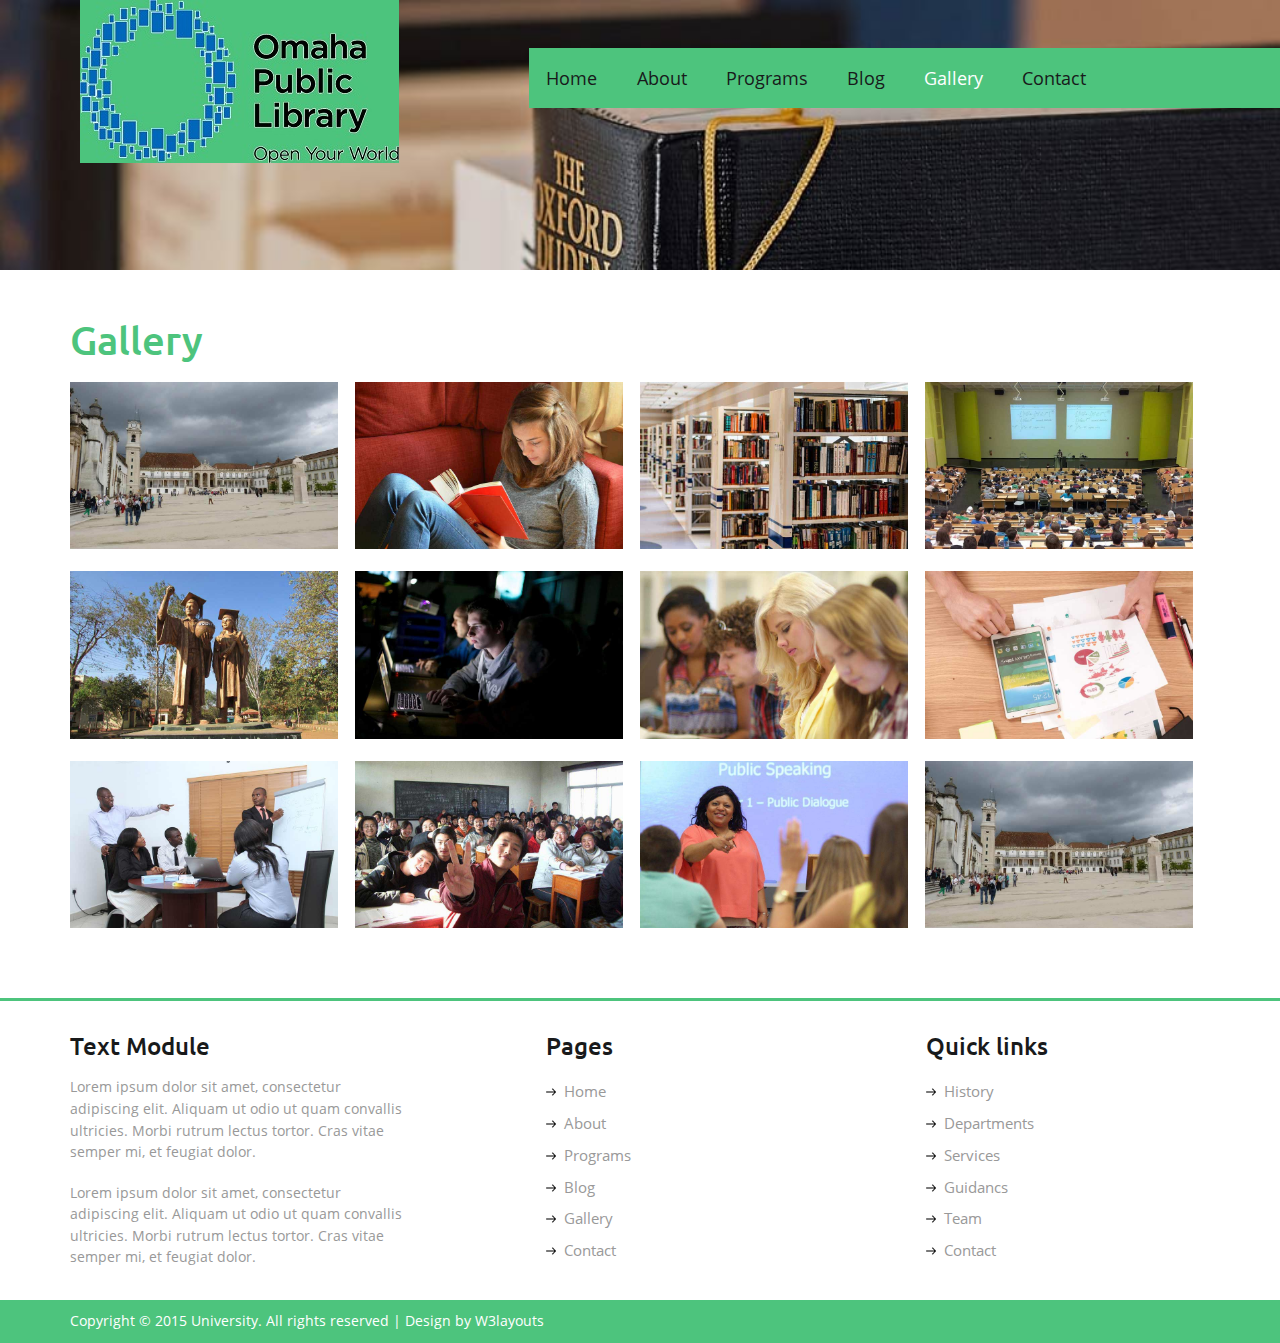
<file: app/webroot/gallery.html>
<!--A Design by W3layouts
Author: W3layout
Author URL: http://w3layouts.com
License: Creative Commons Attribution 3.0 Unported
License URL: http://creativecommons.org/licenses/by/3.0/
-->
<!DOCTYPE HTML>
<html>
<head>
<title>University a Educational Category Flat Bootstarp Responsive Website Template | Gallery :: w3layouts</title>
<link href="css/bootstrap.css" rel='stylesheet' type='text/css' />
<!-- jQuery (necessary JavaScript plugins) -->
<script src="js/bootstrap.js"></script>
<!-- Custom Theme files -->
<link rel="stylesheet" href="css/touchTouch.css" type="text/css" media="all" />
<link href="css/style.css" rel='stylesheet' type='text/css' />
<!-- Custom Theme files -->
<!--//theme-style-->
<meta name="viewport" content="width=device-width, initial-scale=1">
<meta http-equiv="Content-Type" content="text/html; charset=utf-8" />
<meta name="keywords" content="University Responsive web template, Bootstrap Web Templates, Flat Web Templates, Andriod Compatible web template, 
Smartphone Compatible web template, free webdesigns for Nokia, Samsung, LG, SonyErricsson, Motorola web design" />
<script type="application/x-javascript"> addEventListener("load", function() { setTimeout(hideURLbar, 0); }, false); function hideURLbar(){ window.scrollTo(0,1); } </script>
<script src="js/jquery.min.js"></script>
 <script src="js/bootstrap.js"></script>

 <script type="text/javascript" src="js/jquery.fancybox.js"></script>
	   <script type="text/javascript">
			$(document).ready(function() {
				/*
				 *  Simple image gallery. Uses default settings
				 */

				$('.fancybox').fancybox();

			});
		</script>


</head>
<body>
<!-- banner --> 
<div class="banner2">	  
	 <div class="header">
			 <div class="logo">
				 <a href="index.html"><img src="images/logo.jpg" alt=""/></a>
			 </div>
			 <div class="top-menu">
				 <span class="menu"></span>
				 <ul class="navig">
					 <li><a href="index.html">Home</a></li>
					 <li><a href="about.html">About</a></li>
					 <li><a href="program.html">Programs</a></li>
					 <li><a href="blog.html">Blog</a></li>
					 <li class="active"><a href="gallery.html">Gallery</a></li>
					 <li><a href="contact.html">Contact</a></li>
				 </ul>
			 </div>
			 <!-- script-for-menu -->
		 <script>
				$("span.menu").click(function(){
					$("ul.navig").slideToggle("slow" , function(){
					});
				});
		 </script>
		 <!-- script-for-menu -->
			 <div class="clearfix"></div>
	 </div>	  
</div>
<!---->
<div class="gallery">
	 <div class="container">
		 <h2>Gallery</h2>
		 <div class="event-pics">
				<a class="fancybox" href="images/1.jpg" data-fancybox-group="gallery" title="Lorem ipsum dolor sit amet"><img src="images/1.jpg" class="img-style row6" alt=""><span> </span></a>
				<a class="fancybox" href="images/2.jpg" data-fancybox-group="gallery" title="Lorem ipsum dolor sit amet"><img src="images/2.jpg" class="img-style row6" alt=""><span> </span></a>
				<a class="fancybox" href="images/3.jpg" data-fancybox-group="gallery" title="Lorem ipsum dolor sit amet"><img src="images/3.jpg" class="img-style row6" alt=""><span> </span></a>
				<a class="fancybox" href="images/4.jpg" data-fancybox-group="gallery" title="Lorem ipsum dolor sit amet"><img src="images/4.jpg" class="img-style row6" alt=""><span> </span></a>
				<div class="clearfix"></div>
				<a class="fancybox" href="images/5.jpg" data-fancybox-group="gallery" title="Lorem ipsum dolor sit amet"><img src="images/5.jpg" class="img-style row6" alt=""><span> </span></a>
				<a class="fancybox" href="images/6.jpg" data-fancybox-group="gallery" title="Lorem ipsum dolor sit amet"><img src="images/6.jpg" class="img-style row6" alt=""><span> </span></a>
				<a class="fancybox" href="images/7.jpg" data-fancybox-group="gallery" title="Lorem ipsum dolor sit amet"><img src="images/7.jpg" class="img-style row6" alt=""><span> </span></a>
				<a class="fancybox" href="images/8.jpg" data-fancybox-group="gallery" title="Lorem ipsum dolor sit amet"><img src="images/8.jpg" class="img-style row6" alt=""><span> </span></a>
				<div class="clearfix"></div>
				<a class="fancybox" href="images/9.jpg" data-fancybox-group="gallery" title="Lorem ipsum dolor sit amet"><img src="images/9.jpg" class="img-style row6" alt=""><span> </span></a>
				<a class="fancybox" href="images/10.jpg" data-fancybox-group="gallery" title="Lorem ipsum dolor sit amet"><img src="images/10.jpg" class="img-style row6" alt=""><span> </span></a>
				<a class="fancybox" href="images/11.jpg" data-fancybox-group="gallery" title="Lorem ipsum dolor sit amet"><img src="images/11.jpg" class="img-style row6" alt=""><span> </span></a>
				<a class="fancybox" href="images/1.jpg" data-fancybox-group="gallery" title="Lorem ipsum dolor sit amet"><img src="images/1.jpg" class="img-style row6" alt=""><span> </span></a>
				<div class="clearfix"></div>
		 </div>
	 </div>
</div>
<!---->
<div class="footer">
	 <div class="container">
		 <div class="ftr-sec">
			 <div class="col-md-4 ftr-grid">
				 <h3>Text Module</h3>
				 <p>Lorem ipsum dolor sit amet, consectetur adipiscing elit. Aliquam ut odio ut quam convallis ultricies. Morbi rutrum lectus tortor. Cras vitae semper mi, et feugiat dolor.</p>
				 <p>Lorem ipsum dolor sit amet, consectetur adipiscing elit. Aliquam ut odio ut quam convallis ultricies. Morbi rutrum lectus tortor. Cras vitae semper mi, et feugiat dolor.</p>
			 </div>
			 <div class="col-md-4 ftr-grid2">
				 <h3>Pages</h3>
				 <ul>
					 <li><a href="index.html"><span></span>Home</a></li>
					 <li><a href="about.html"><span></span>About</a></li>
					 <li><a href="program.html"><span></span>Programs</a></li>
					 <li><a href="blog.html"><span></span>Blog</a></li>	
					 <li><a href="gallery.html"><span></span>Gallery</a></li>
					 <li><a href="contact.html"><span></span>Contact</a></li>
				 </ul>
			 </div>
			 <div class="col-md-4 ftr-grid3">
				 <h3>Quick links</h3>
				 <ul>
					 <li><a href="about.html"><span></span>History</a></li>
					 <li><a href="about.html"><span></span>Departments</a></li>
					 <li><a href="gallery.html"><span></span>Services</a></li>
					 <li><a href="blog.html"><span></span>Guidancs</a></li>	
					 <li><a href="about.html"><span></span>Team</a></li>
					 <li><a href="contact.html"><span></span>Contact</a></li>
				 </ul>
			 </div>
			 <div class="clearfix"></div>
		 </div>
	 </div>
</div>
<!---->
<div class="copywrite">
	 <div class="container">
		 <p>Copyright © 2015 University. All rights reserved | Design by <a href="http://w3layouts.com">W3layouts</a></p>
	 </div>
</div>
<!---->
</body>
</html>
</file>
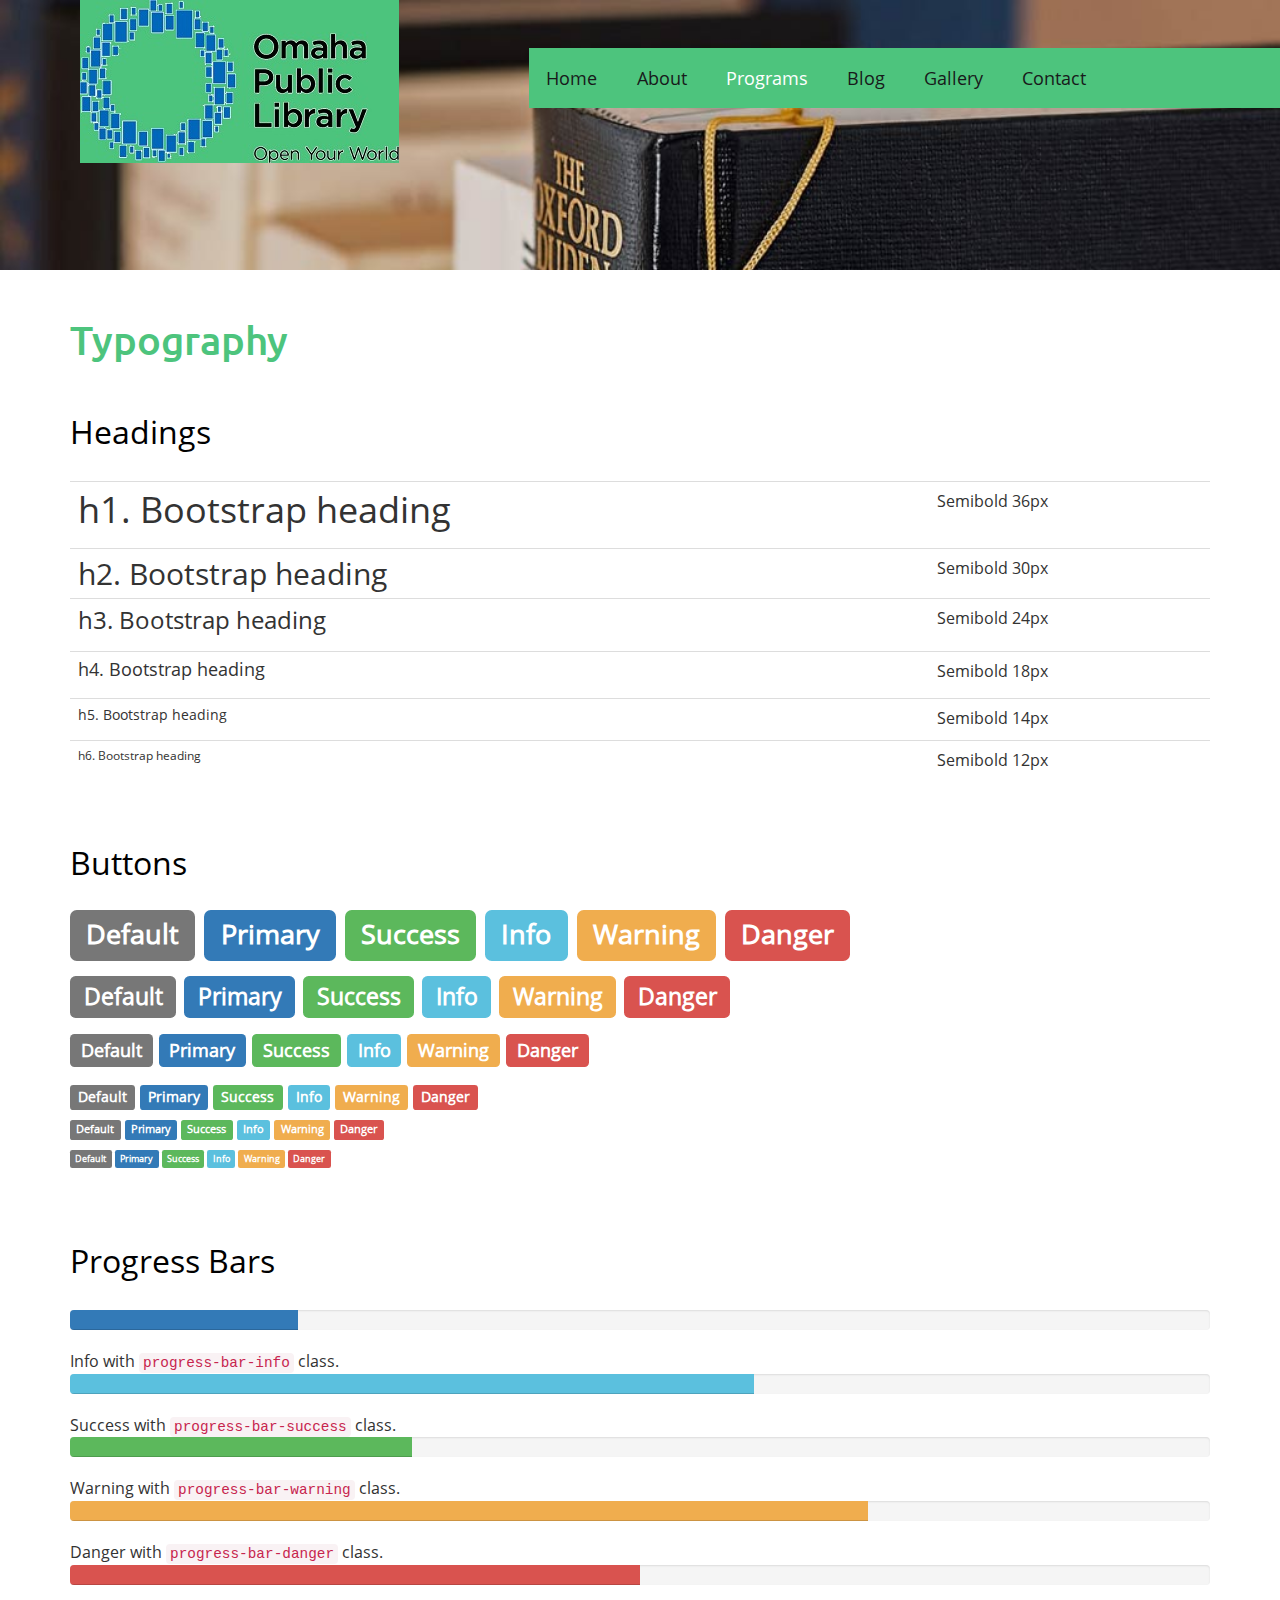
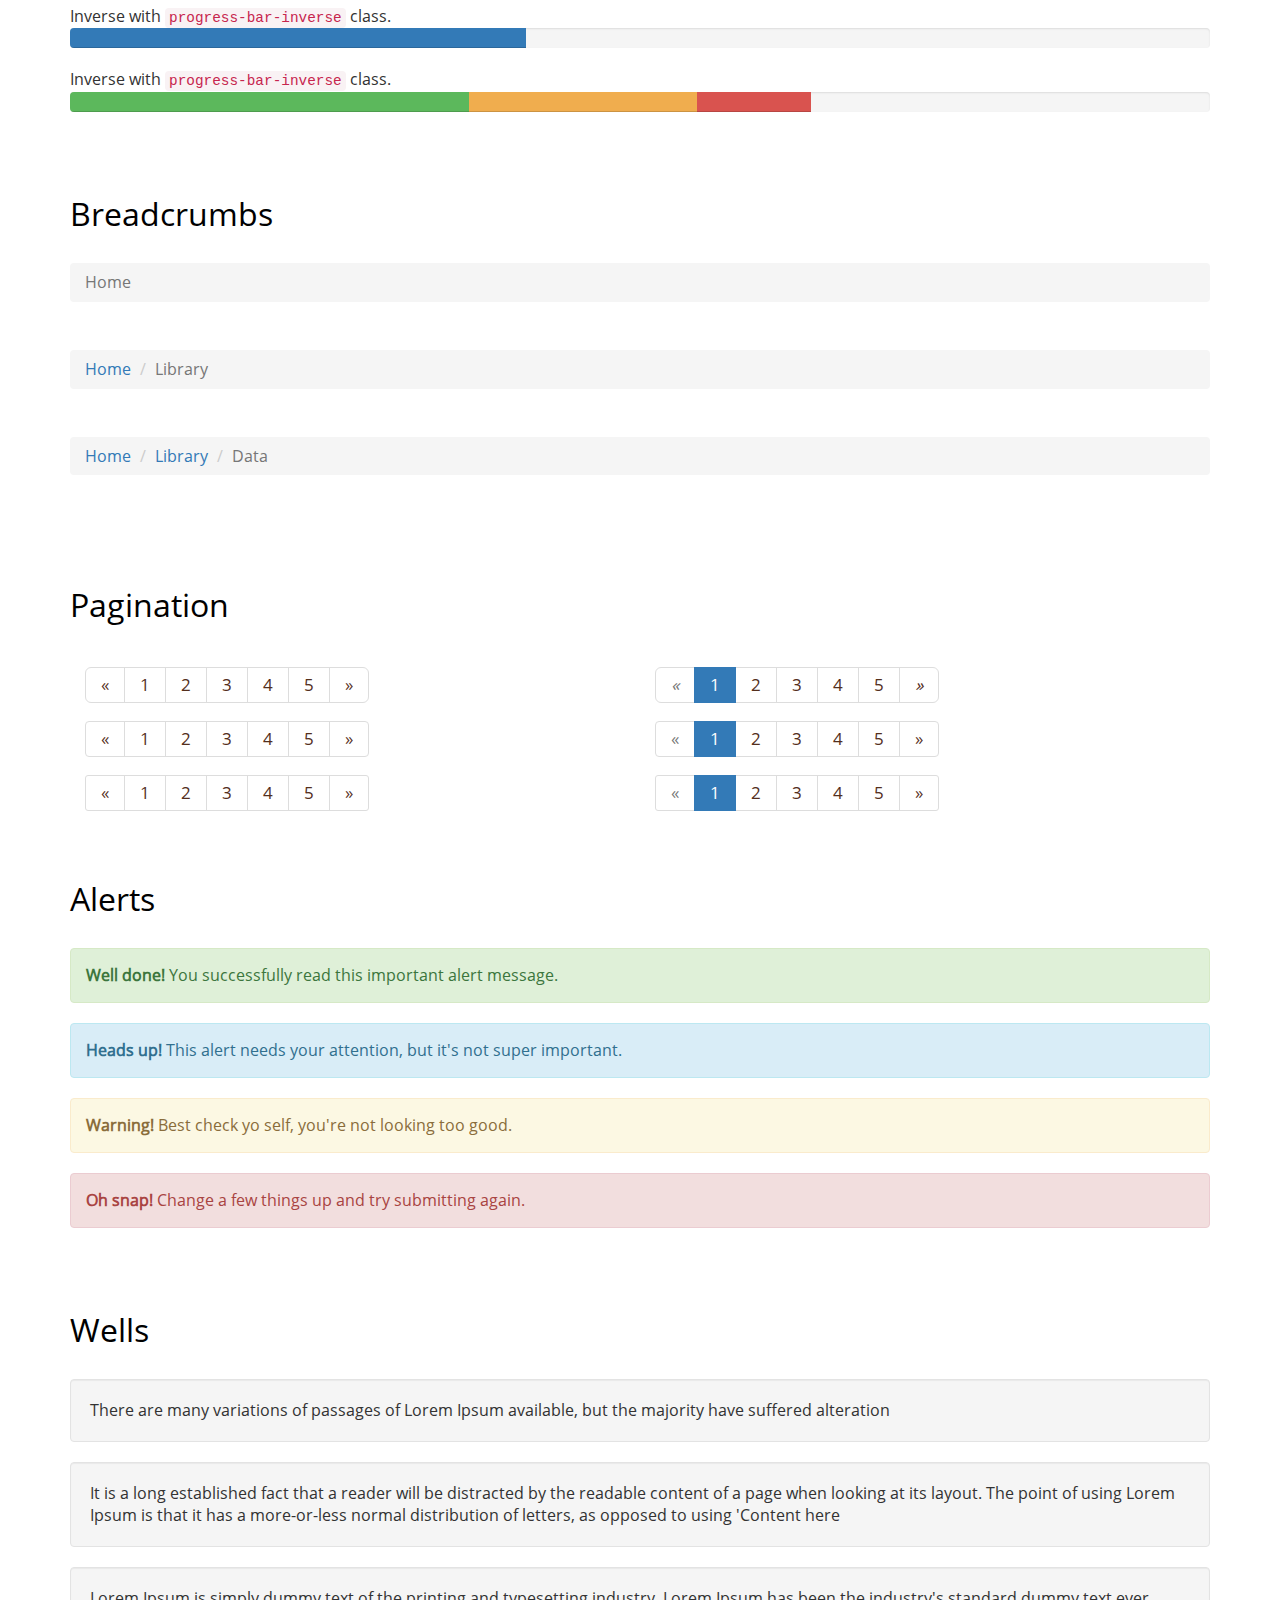
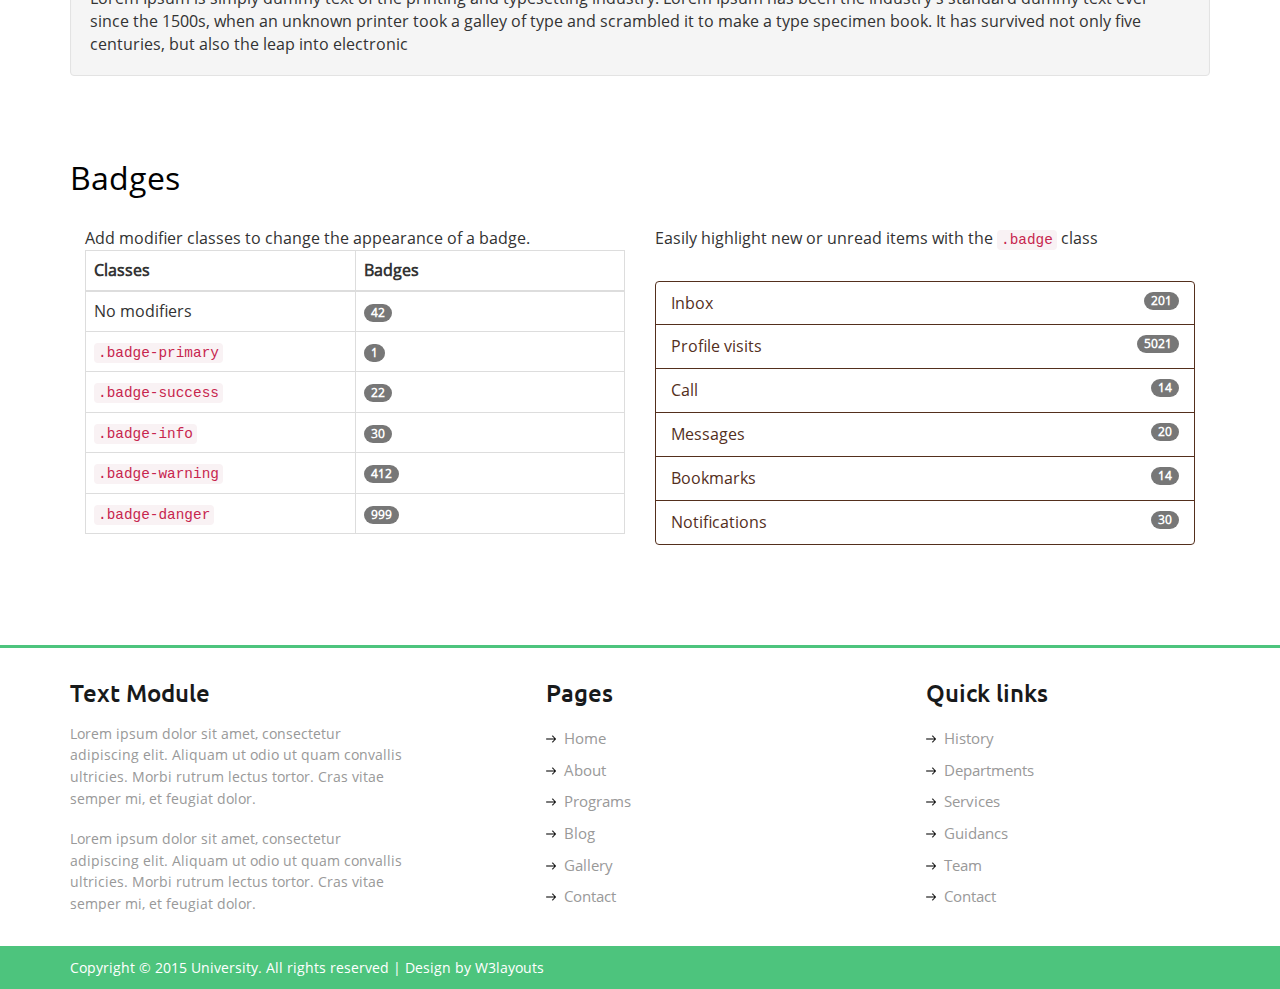
<file: app/webroot/program.html>
<!--A Design by W3layouts
Author: W3layout
Author URL: http://w3layouts.com
License: Creative Commons Attribution 3.0 Unported
License URL: http://creativecommons.org/licenses/by/3.0/
-->
<!DOCTYPE HTML>
<html>
<head>
<title>University a Educational Category Flat Bootstarp Responsive Website Template |Typography :: w3layouts</title>
<link href="css/bootstrap.css" rel='stylesheet' type='text/css' />
<!-- jQuery (necessary JavaScript plugins) -->
<script src="js/bootstrap.js"></script>
<!-- Custom Theme files -->
<link href="css/style.css" rel='stylesheet' type='text/css' />
<!-- Custom Theme files -->
<!--//theme-style-->
<meta name="viewport" content="width=device-width, initial-scale=1">
<meta http-equiv="Content-Type" content="text/html; charset=utf-8" />
<meta name="keywords" content="University Responsive web template, Bootstrap Web Templates, Flat Web Templates, Andriod Compatible web template, 
Smartphone Compatible web template, free webdesigns for Nokia, Samsung, LG, SonyErricsson, Motorola web design" />
<script type="application/x-javascript"> addEventListener("load", function() { setTimeout(hideURLbar, 0); }, false); function hideURLbar(){ window.scrollTo(0,1); } </script>
<script src="js/jquery.min.js"></script>
 <script src="js/bootstrap.js"></script>

</head>
<body>
<!-- banner --> 
<div class="banner2">	  
	 <div class="header">
			 <div class="logo">
				 <a href="index.html"><img src="images/logo.jpg" alt=""/></a>
			 </div>
			 <div class="top-menu">
				 <span class="menu"></span>
				 <ul class="navig">
					 <li><a href="index.html">Home</a></li>
					 <li><a href="about.html">About</a></li>
					 <li class="active"><a href="program.html">Programs</a></li>
					 <li><a href="blog.html">Blog</a></li>
					 <li><a href="gallery.html">Gallery</a></li>
					 <li><a href="contact.html">Contact</a></li>
				 </ul>
			 </div>
			 <!-- script-for-menu -->
		 <script>
				$("span.menu").click(function(){
					$("ul.navig").slideToggle("slow" , function(){
					});
				});
		 </script>
		 <!-- script-for-menu -->
			 <div class="clearfix"></div>
	 </div>	  
</div>
<!---->
<!----end-header---->
	<!--pages-starts-->
	<div class="pages">
		<div class="container">
			 <h2 class="top">Typography</h2>
			<div class="headdings">
				<h3 class="ghj">Headings</h3>
					<div class="bs-example">
						<table class="table">
						  <tbody>
							<tr>
							  <td><h1 id="h1.-bootstrap-heading">h1. Bootstrap heading<a class="anchorjs-link" href="#h1.-bootstrap-heading"><span class="anchorjs-icon"></span></a></h1></td>
							  <td class="type-info">Semibold 36px</td>
							</tr>
							<tr>
							  <td><h2 id="h2.-bootstrap-heading">h2. Bootstrap heading<a class="anchorjs-link" href="#h2.-bootstrap-heading"><span class="anchorjs-icon"></span></a></h2></td>
							  <td class="type-info">Semibold 30px</td>
							</tr>
							<tr>
							  <td><h3 id="h3.-bootstrap-heading">h3. Bootstrap heading<a class="anchorjs-link" href="#h3.-bootstrap-heading"><span class="anchorjs-icon"></span></a></h3></td>
							  <td class="type-info">Semibold 24px</td>
							</tr>
							<tr>
							  <td><h4 id="h4.-bootstrap-heading">h4. Bootstrap heading<a class="anchorjs-link" href="#h4.-bootstrap-heading"><span class="anchorjs-icon"></span></a></h4></td>
							  <td class="type-info">Semibold 18px</td>
							</tr>
							<tr>
							  <td><h5 id="h5.-bootstrap-heading">h5. Bootstrap heading<a class="anchorjs-link" href="#h5.-bootstrap-heading"><span class="anchorjs-icon"></span></a></h5></td>
							  <td class="type-info">Semibold 14px</td>
							</tr>
							<tr>
							  <td><h6>h6. Bootstrap heading</h6></td>
							  <td class="type-info">Semibold 12px</td>
							</tr>
						  </tbody>
						</table>
					</div>
			</div>
			<div class="Buttons">
				<h3 class="ghj">Buttons</h3>
				  <h1 class="b1">
					<a href="#"><span class="label label-default">Default</span></a>
					<a href="#"><span class="label label-primary">Primary</span></a>
					<a href="#"><span class="label label-success">Success</span></a>
					<a href="#"><span class="label label-info">Info</span></a>
					<a href="#"><span class="label label-warning">Warning</span></a>
					<a href="#"><span class="label label-danger">Danger</span></a>
				  </h1>
				  <h2 class="b2">
					<a href="#"><span class="label label-default">Default</span></a>
					<a href="#"><span class="label label-primary">Primary</span></a>
					<a href="#"><span class="label label-success">Success</span></a>
					<a href="#"><span class="label label-info">Info</span></a>
					<a href="#"><span class="label label-warning">Warning</span></a>
					<a href="#"><span class="label label-danger">Danger</span></a>
				  </h2>
				  <h3 class="b3">
					<a href="#"><span class="label label-default">Default</span></a>
					<a href="#"><span class="label label-primary">Primary</span></a>
					<a href="#"><span class="label label-success">Success</span></a>
					<a href="#"><span class="label label-info">Info</span></a>
					<a href="#"><span class="label label-warning">Warning</span></a>
					<a href="#"><span class="label label-danger">Danger</span></a>
				  </h3>
				  <h4 class="b4">
					<a href="#"><span class="label label-default">Default</span></a>
					<a href="#"><span class="label label-primary">Primary</span></a>
					<a href="#"><span class="label label-success">Success</span></a>
					<a href="#"><span class="label label-info">Info</span></a>
					<a href="#"><span class="label label-warning">Warning</span></a>
					<a href="#"><span class="label label-danger">Danger</span></a>
				  </h4>
				  <h5 class="b5">
					<a href="#"><span class="label label-default">Default</span></a>
					<a href="#"><span class="label label-primary">Primary</span></a>
					<a href="#"><span class="label label-success">Success</span></a>
					<a href="#"><span class="label label-info">Info</span></a>
					<a href="#"><span class="label label-warning">Warning</span></a>
					<a href="#"><span class="label label-danger">Danger</span></a>
				  </h5>
				  <h6 class="b6">
					<a href="#"><span class="label label-default">Default</span></a>
					<a href="#"><span class="label label-primary">Primary</span></a>
					<a href="#"><span class="label label-success">Success</span></a>
					<a href="#"><span class="label label-info">Info</span></a>
					<a href="#"><span class="label label-warning">Warning</span></a>
					<a href="#"><span class="label label-danger">Danger</span></a>
				  </h6>
		    </div>
		    <div class="progress-bars">
			 <h3 class="ghj">Progress Bars</h3>
				 <div class="tab-content">
					  <div class="tab-pane active" id="domprogress">
						  <div class="progress">    
							<div class="progress-bar progress-bar-primary" style="width: 20%"></div>
						  </div>
						  <p>Info with <code>progress-bar-info</code> class.</p>
						  <div class="progress">    
							<div class="progress-bar progress-bar-info" style="width: 60%"></div>
						  </div>
						  <p>Success with <code>progress-bar-success</code> class.</p>
						  <div class="progress">
							<div class="progress-bar progress-bar-success" style="width: 30%"></div>
						  </div>
						  <p>Warning with <code>progress-bar-warning</code> class.</p>
						  <div class="progress">
							<div class="progress-bar progress-bar-warning" style="width: 70%"></div>
						  </div>
						  <p>Danger with <code>progress-bar-danger</code> class.</p>
						  <div class="progress">
							<div class="progress-bar progress-bar-danger" style="width: 50%"></div>
						  </div>
						  <p>Inverse with <code>progress-bar-inverse</code> class.</p>
						  <div class="progress">
							<div class="progress-bar progress-bar-inverse" style="width: 40%"></div>
						  </div>
						   <p>Inverse with <code>progress-bar-inverse</code> class.</p>
						  <div class="progress">
							<div class="progress-bar progress-bar-success" style="width: 35%"><span class="sr-only">35% Complete (success)</span></div>
							<div class="progress-bar progress-bar-warning" style="width: 20%"><span class="sr-only">20% Complete (warning)</span></div>
							<div class="progress-bar progress-bar-danger" style="width: 10%"><span class="sr-only">10% Complete (danger)</span></div>
						  </div>
					</div>
			   </div>
		    </div>
			<div class="bread-crumbs">
				 <h3 class="ghj">Breadcrumbs</h3>
				   <ol class="breadcrumb">
				  <li class="active">Home</li>
				</ol>
				<ol class="breadcrumb">
				  <li><a href="#">Home</a></li>
				  <li class="active">Library</li>
				</ol>
				<ol class="breadcrumb">
				  <li><a href="#">Home</a></li>
				  <li><a href="#">Library</a></li>
				  <li class="active">Data</li>
				</ol>
		    </div>
			<div class="pagenatin">
				<h3 class="ghj">Pagination</h3>
					<div class="col-md-6">
					  <nav>
					  <ul class="pagination pagination-lg">
						<li><a href="#" aria-label="Previous"><span aria-hidden="true">«</span></a></li>
						<li><a href="#">1</a></li>
						<li><a href="#">2</a></li>
						<li><a href="#">3</a></li>
						<li><a href="#">4</a></li>
						<li><a href="#">5</a></li>
						<li><a href="#" aria-label="Next"><span aria-hidden="true">»</span></a></li>
					  </ul>
					  </nav>
					  <nav>
					  <ul class="pagination">
						<li><a href="#" aria-label="Previous"><span aria-hidden="true">«</span></a></li>
						<li><a href="#">1</a></li>
						<li><a href="#">2</a></li>
						<li><a href="#">3</a></li>
						<li><a href="#">4</a></li>
						<li><a href="#">5</a></li>
						<li><a href="#" aria-label="Next"><span aria-hidden="true">»</span></a></li>
					  </ul>
					  </nav>
					  <nav>
						<ul class="pagination pagination-sm">
							<li><a href="#" aria-label="Previous"><span aria-hidden="true">«</span></a></li>
							<li><a href="#">1</a></li>
							<li><a href="#">2</a></li>
							<li><a href="#">3</a></li>
							<li><a href="#">4</a></li>
							<li><a href="#">5</a></li>
							<li><a href="#" aria-label="Next"><span aria-hidden="true">»</span></a></li>
						</ul>
					  </nav>
					</div>
					<div class="col-md-6">
						<nav>
							<ul class="pagination pagination-lg">
									<li class="disabled"><a href="#"><i class="fa fa-angle-left">«</i></a></li>
									<li class="active"><a href="#">1</a></li>
									<li><a href="#">2</a></li>
									<li><a href="#">3</a></li>
									<li><a href="#">4</a></li>
									<li><a href="#">5</a></li>
									<li><a href="#"><i class="fa fa-angle-right">»</i></a></li>
							</ul>
						</nav>
						<nav>
						  <ul class="pagination">
							<li class="disabled"><a href="#" aria-label="Previous"><span aria-hidden="true">«</span></a></li>
							<li class="active"><a href="#">1 <span class="sr-only">(current)</span></a></li>
							<li><a href="#">2</a></li>
							<li><a href="#">3</a></li>
							<li><a href="#">4</a></li>
							<li><a href="#">5</a></li>
							<li><a href="#" aria-label="Next"><span aria-hidden="true">»</span></a></li>
						 </ul>
					    </nav>
					    <nav>
							 <ul class="pagination pagination-sm">
								<li class="disabled"><a href="#"><i class="fa fa-angle-left"></i>«</a></li>
								<li class="active"><a href="#">1</a></li>
								<li><a href="#">2</a></li>
								<li><a href="#">3</a></li>
								<li><a href="#">4</a></li>
								<li><a href="#">5</a></li>
								<li><a href="#"><i class="fa fa-angle-right"></i>»</a></li>
							</ul>
						</nav>
					</div>
					<div class="clearfix"> </div>
			</div>
			<div class="alerts">
			  <h3 class="ghj">Alerts</h3>
			   <div class="alert alert-success" role="alert">
					<strong>Well done!</strong> You successfully read this important alert message.
			   </div>
			   <div class="alert alert-info" role="alert">
					<strong>Heads up!</strong> This alert needs your attention, but it's not super important.
			   </div>
			   <div class="alert alert-warning" role="alert">
					<strong>Warning!</strong> Best check yo self, you're not looking too good.
			   </div>
			   <div class="alert alert-danger" role="alert">
					<strong>Oh snap!</strong> Change a few things up and try submitting again.
			   </div>
		    </div>
			<div class="distracted">
			  <h3 class="ghj">Wells</h3>
				   <div class="well">
					There are many variations of passages of Lorem Ipsum available, but the majority have suffered alteration
				   </div>
				   <div class="well">
					It is a long established fact that a reader will be distracted by the readable content of a page when looking at its layout. The point of using Lorem Ipsum is that it has a more-or-less normal distribution of letters, as opposed to using 'Content here
				   </div>
				   <div class="well">
					Lorem Ipsum is simply dummy text of the printing and typesetting industry. Lorem Ipsum has been the industry's standard dummy text ever since the 1500s, when an unknown printer took a galley of type and scrambled it to make a type specimen book. It has survived not only five centuries, but also the leap into electronic
				   </div>
		    </div>
		<div class="appearance">
			 <h3 class="ghj">Badges</h3>
				<div class="col-md-6">
					<p>Add modifier classes to change the appearance of a badge.</p>
					  <table class="table table-bordered">
						<thead>
							<tr>
								<th width="50%">Classes</th>
								<th width="50%">Badges</th>
							</tr>
						</thead>
						<tbody>
							<tr>
								<td>No modifiers</td>
								<td><span class="badge">42</span></td>
							</tr>
							<tr>
								<td><code>.badge-primary</code></td>
								<td><span class="badge badge-primary">1</span></td>
							</tr>
							<tr>
								<td><code>.badge-success</code></td>
								<td><span class="badge badge-success">22</span></td>
							</tr>
							<tr>
								<td><code>.badge-info</code></td>
								<td><span class="badge badge-info">30</span></td>
							</tr>
							<tr>
								<td><code>.badge-warning</code></td>
								<td><span class="badge badge-warning">412</span></td>
							</tr>
							<tr>
								<td><code>.badge-danger</code></td>
								<td><span class="badge badge-danger">999</span></td>
							</tr>
						</tbody>
					  </table>                    
				</div>
				<div class="col-md-6">
				  <p>Easily highlight new or unread items with the <code>.badge</code> class</p>
					<div class="list-group list-group-alternate"> 
						<a href="#" class="list-group-item"><span class="badge">201</span> <i class="ti ti-email"></i> Inbox </a> 
						<a href="#" class="list-group-item"><span class="badge badge-primary">5021</span> <i class="ti ti-eye"></i> Profile visits </a> 
						<a href="#" class="list-group-item"><span class="badge">14</span> <i class="ti ti-headphone-alt"></i> Call </a> 
						<a href="#" class="list-group-item"><span class="badge">20</span> <i class="ti ti-comments"></i> Messages </a> 
						<a href="#" class="list-group-item"><span class="badge badge-warning">14</span> <i class="ti ti-bookmark"></i> Bookmarks </a> 
						<a href="#" class="list-group-item"><span class="badge badge-danger">30</span> <i class="ti ti-bell"></i> Notifications </a> 
					</div>
			    </div>
			   <div class="clearfix"> </div>
			</div>
		</div>	
	</div>	
	<!----pages-end---->
	<!---->
<div class="footer">
	 <div class="container">
		 <div class="ftr-sec">
			 <div class="col-md-4 ftr-grid">
				 <h3>Text Module</h3>
				 <p>Lorem ipsum dolor sit amet, consectetur adipiscing elit. Aliquam ut odio ut quam convallis ultricies. Morbi rutrum lectus tortor. Cras vitae semper mi, et feugiat dolor.</p>
				 <p>Lorem ipsum dolor sit amet, consectetur adipiscing elit. Aliquam ut odio ut quam convallis ultricies. Morbi rutrum lectus tortor. Cras vitae semper mi, et feugiat dolor.</p>
			 </div>
			 <div class="col-md-4 ftr-grid2">
				 <h3>Pages</h3>
				 <ul>
					 <li><a href="index.html"><span></span>Home</a></li>
					 <li><a href="about.html"><span></span>About</a></li>
					 <li><a href="program.html"><span></span>Programs</a></li>
					 <li><a href="blog.html"><span></span>Blog</a></li>	
					 <li><a href="gallery.html"><span></span>Gallery</a></li>
					 <li><a href="contact.html"><span></span>Contact</a></li>
				 </ul>
			 </div>
			 <div class="col-md-4 ftr-grid3">
				 <h3>Quick links</h3>
				 <ul>
					 <li><a href="about.html"><span></span>History</a></li>
					 <li><a href="about.html"><span></span>Departments</a></li>
					 <li><a href="gallery.html"><span></span>Services</a></li>
					 <li><a href="blog.html"><span></span>Guidancs</a></li>	
					 <li><a href="about.html"><span></span>Team</a></li>
					 <li><a href="contact.html"><span></span>Contact</a></li>
				 </ul>
			 </div>
			 <div class="clearfix"></div>
		 </div>
	 </div>
</div>
<!---->
<div class="copywrite">
	 <div class="container">
		 <p>Copyright © 2015 University. All rights reserved | Design by <a href="http://w3layouts.com">W3layouts</a></p>
	 </div>
</div>
<!---->
</body>
</html>
</file>
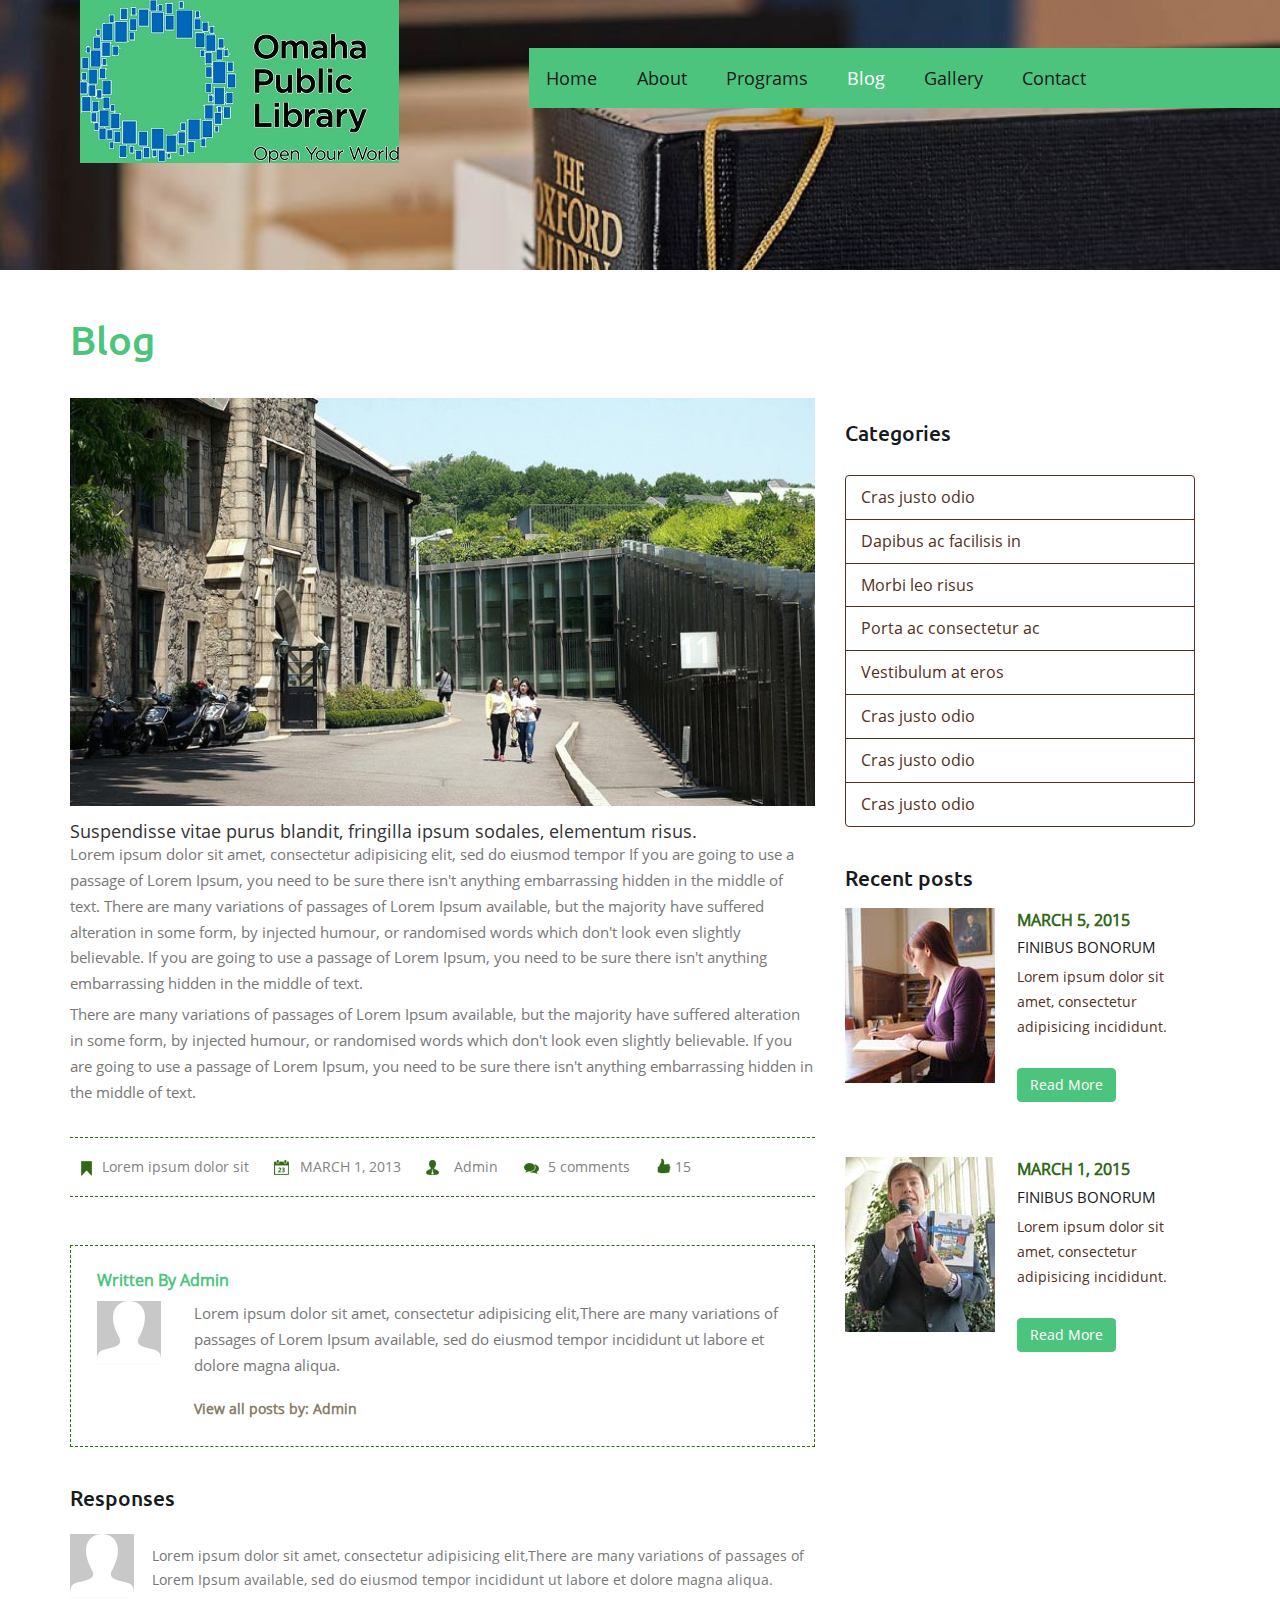
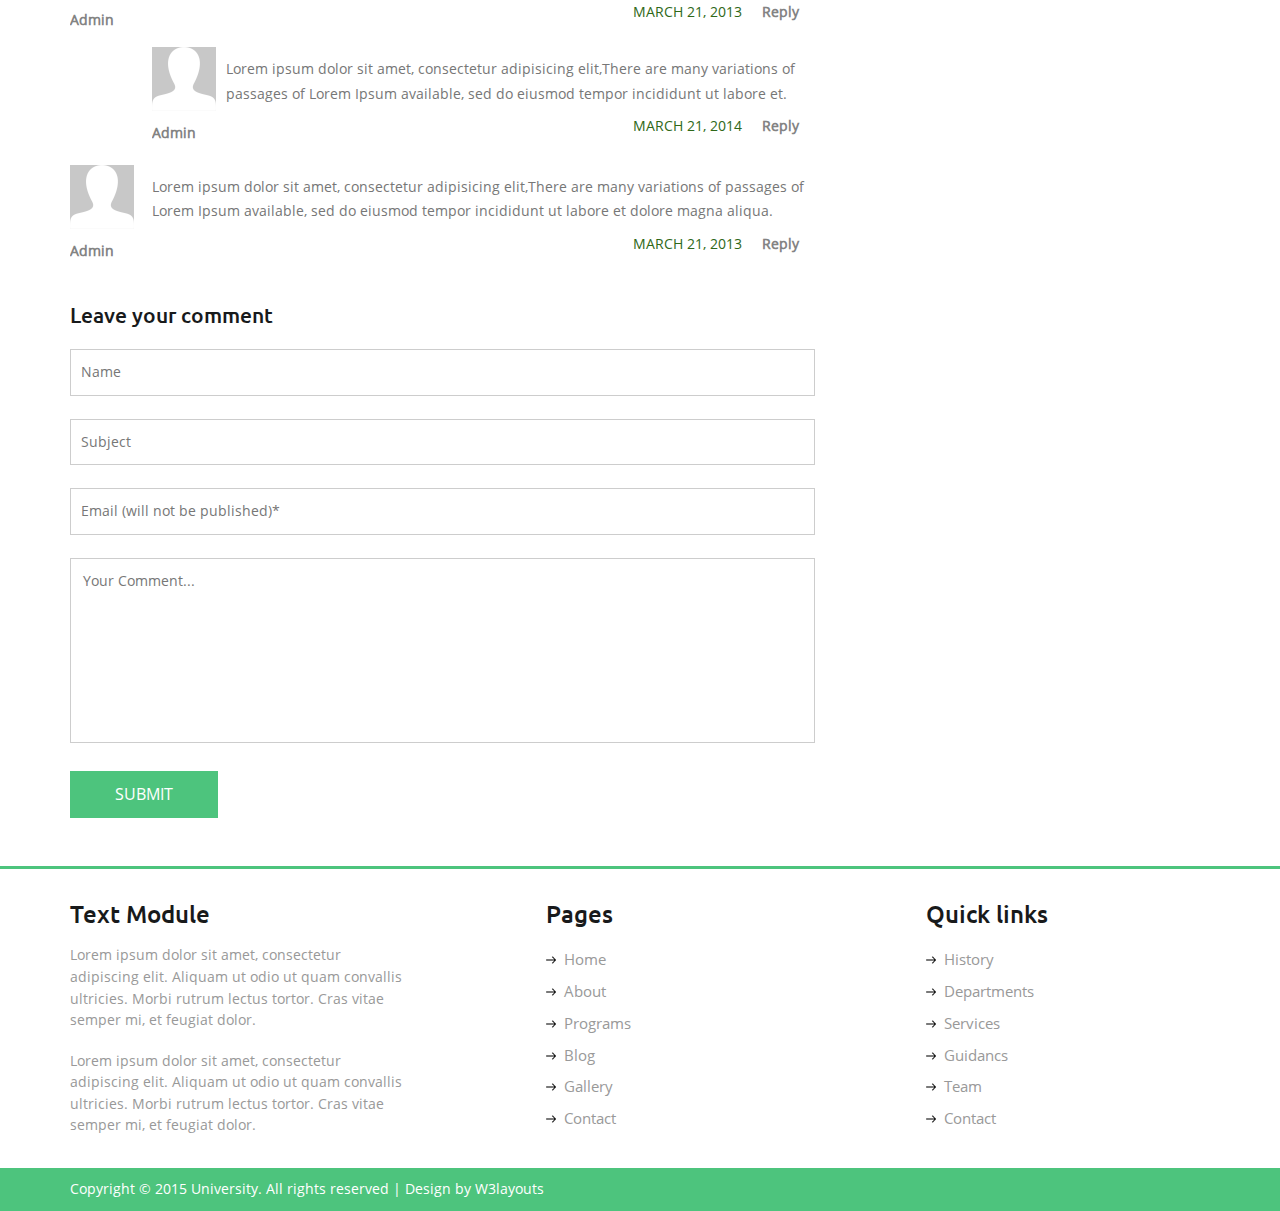
<file: app/webroot/single.html>
<!--A Design by W3layouts
Author: W3layout
Author URL: http://w3layouts.com
License: Creative Commons Attribution 3.0 Unported
License URL: http://creativecommons.org/licenses/by/3.0/
-->
<!DOCTYPE HTML>
<html>
<head>
<title>University a Educational Category Flat Bootstarp Responsive Website Template | Single :: w3layouts</title>
<!-- jQuery (necessary JavaScript plugins) -->
<script src="js/bootstrap.js"></script>
<!-- Custom Theme files -->
<link href="css/bootstrap.css" rel='stylesheet' type='text/css' />
<link href="css/style.css" rel='stylesheet' type='text/css' />
<!-- Custom Theme files -->
<!--//theme-style-->
<meta name="viewport" content="width=device-width, initial-scale=1">
<meta http-equiv="Content-Type" content="text/html; charset=utf-8" />
<meta name="keywords" content="University Responsive web template, Bootstrap Web Templates, Flat Web Templates, Andriod Compatible web template, 
Smartphone Compatible web template, free webdesigns for Nokia, Samsung, LG, SonyErricsson, Motorola web design" />
<script type="application/x-javascript"> addEventListener("load", function() { setTimeout(hideURLbar, 0); }, false); function hideURLbar(){ window.scrollTo(0,1); } </script>
<script src="js/jquery.min.js"></script>
 <script src="js/bootstrap.js"></script>

</head>
<body>
<!-- banner --> 
<div class="banner2">	  
	 <div class="header">
			 <div class="logo">
				 <a href="index.html"><img src="images/logo.jpg" alt=""/></a>
			 </div>
			 <div class="top-menu">
				 <span class="menu"></span>
				 <ul class="navig">
					 <li><a href="index.html">Home</a></li>
					 <li><a href="about.html">About</a></li>
					 <li><a href="program.html">Programs</a></li>
					 <li class="active"><a href="blog.html">Blog</a></li>
					 <li><a href="gallery.html">Gallery</a></li>
					 <li><a href="contact.html">Contact</a></li>
				 </ul>
			 </div>
			 <!-- script-for-menu -->
		 <script>
				$("span.menu").click(function(){
					$("ul.navig").slideToggle("slow" , function(){
					});
				});
		 </script>
		 <!-- script-for-menu -->
			 <div class="clearfix"></div>
	 </div>	  
</div>
<!---->
	<!-- blog-page -->
<div class="blog">
		<div class="container">
			<div class="blog-head">
				<h2>Blog</h2>
			</div>
			<div class="col-md-8 blog-left" >
				<div class="blog-info">
					<div class="blog-info-text">
						<div class="blog-img">
							<img src="images/img12.jpg" alt=""/>
						</div>
						<h4>Suspendisse vitae purus blandit, fringilla ipsum sodales, elementum risus.</h4>
						<p class="snglp">Lorem ipsum dolor sit amet, consectetur adipisicing elit, sed do eiusmod tempor If you are going to use a passage of Lorem Ipsum,
							you need to be sure there isn't anything embarrassing hidden in the middle of text. 
							There are many variations of passages of Lorem Ipsum available, but the majority have suffered alteration  
							in some form, by injected humour, or randomised words which don't look even slightly believable. If you are going to use a passage of Lorem Ipsum,
							you need to be sure there isn't anything embarrassing hidden in the middle of text.</p>
						<p>There are many variations of passages of Lorem Ipsum available, but the majority have suffered alteration  
						in some form, by injected humour, or randomised words which don't look even slightly believable. If you are going to use a passage of Lorem Ipsum,
						you need to be sure there isn't anything embarrassing hidden in the middle of text.</p>
						
					</div>
					<div class="comment-icons">
						<ul>
							<li><span></span><a href="#">Lorem ipsum dolor sit</a> </li>
							<li><span class="clndr"></span>MARCH 1, 2013</li>
							<li><span class="admin"></span> <a href="#">Admin</a></li>
							<li><span class="cmnts"></span> <a href="#">5 comments</a></li>
							<li><a href="#" class="like">15</a></li>
						</ul>
					</div>
					<div class="admin-text">
						<h5>Written By Admin</h5>
						<div class="admin-text-left">
							<a href="#"><img src="images/icon1.png" alt=""/></a>
						</div>
						<div class="admin-text-right">
							<p>Lorem ipsum dolor sit amet, consectetur adipisicing elit,There are many variations of passages of Lorem Ipsum available, 
							sed do eiusmod tempor incididunt ut labore et dolore magna aliqua.</p>
							<span>View all posts by:<a href="#"> Admin </a></span>
						</div>
						<div class="clearfix"> </div>
					</div>
					<div class="response">
						<h4>Responses</h4>
						<div class="media response-info">
							<div class="media-left response-text-left">
								<a href="#">
									<img class="media-object" src="images/icon1.png" alt=""/>
								</a>
								<h5><a href="#">Admin</a></h5>
							</div>
							<div class="media-body response-text-right">
								<p>Lorem ipsum dolor sit amet, consectetur adipisicing elit,There are many variations of passages of Lorem Ipsum available, 
									sed do eiusmod tempor incididunt ut labore et dolore magna aliqua.</p>
								<ul>
									<li>MARCH 21, 2013</li>
									<li><a href="single.html">Reply</a></li>
								</ul>
								<div class="media response-info">
									<div class="media-left response-text-left">
										<a href="#">
											<img class="media-object" src="images/icon1.png" alt=""/>
										</a>
										<h5><a href="#">Admin</a></h5>
									</div>
									<div class="media-body response-text-right">
										<p>Lorem ipsum dolor sit amet, consectetur adipisicing elit,There are many variations of passages of Lorem Ipsum available, 
											sed do eiusmod tempor incididunt ut labore et.</p>
										<ul>
											<li>MARCH 21, 2014</li>
											<li><a href="single.html">Reply</a></li>
										</ul>		
									</div>
									<div class="clearfix"> </div>
								</div>
							</div>
							<div class="clearfix"> </div>
						</div>
						<div class="media response-info">
							<div class="media-left response-text-left">
								<a href="#">
									<img class="media-object" src="images/icon1.png" alt=""/>
								</a>
								<h5><a href="#">Admin</a></h5>
							</div>
							<div class="media-body response-text-right">
								<p>Lorem ipsum dolor sit amet, consectetur adipisicing elit,There are many variations of passages of Lorem Ipsum available, 
									sed do eiusmod tempor incididunt ut labore et dolore magna aliqua.</p>
								<ul>
									<li>MARCH 21, 2013</li>
									<li><a href="single.html">Reply</a></li>
								</ul>		
							</div>
							<div class="clearfix"> </div>
						</div>
					</div>
				</div>
				<div class="coment-form">
					<h4>Leave your comment</h4>
					<form>
						<input type="text" value="Name " onfocus="this.value = '';" onblur="if (this.value == '') {this.value = 'Name';}" required="">
						<input type="text" value="Subject " onfocus="this.value = '';" onblur="if (this.value == '') {this.value = 'Subject';}" required="">
						<input type="text" value="Email (will not be published)*" onfocus="this.value = '';" onblur="if (this.value == '') {this.value = 'Email (will not be published)*';}" required="">
						<textarea type="text"  onfocus="this.value = '';" onblur="if (this.value == '') {this.value = 'Your Comment...';}" required="">Your Comment...</textarea>
						<input type="submit" value="SUBMIT" >
					</form>
				</div>
			</div>	
			<div class="col-md-4 single-page-right">
				<div class="category blog-ctgry">
					<h4>Categories</h4>
					<div class="list-group">
						<a href="single.html" class="list-group-item">Cras justo odio</a>
						<a href="single.html" class="list-group-item">Dapibus ac facilisis in</a>
						<a href="single.html" class="list-group-item">Morbi leo risus</a>
						<a href="single.html" class="list-group-item">Porta ac consectetur ac</a>
						<a href="single.html" class="list-group-item">Vestibulum at eros</a>
						<a href="single.html" class="list-group-item">Cras justo odio</a>
						<a href="single.html" class="list-group-item">Cras justo odio</a>
						<a href="single.html" class="list-group-item">Cras justo odio</a>
					</div>
				</div>	
				<div class="recent-posts">
					<h4>Recent posts</h4>
					<div class="recent-posts-info">
						<div class="posts-left sngl-img">
							<a href="single.html"> <img src="images/img16.jpg" class="img-responsive zoom-img" alt=""/> </a>
						</div>
						<div class="posts-right">
							<label>MARCH 5, 2015</label>
							<h5><a href="single.html">FINIBUS BONORUM</a></h5>
							<p>Lorem ipsum dolor sit amet, consectetur adipisicing incididunt.</p>
							<a href="single.html" class="btn btn-primary hvr-rectangle-in">Read More</a>
						</div>
						<div class="clearfix"> </div>
					</div>	
					<div class="recent-posts-info">
						<div class="posts-left sngl-img">
							<a href="single.html"> <img src="images/img17.jpg" class="img-responsive zoom-img" alt=""/></a>
						</div>
						<div class="posts-right">
							<label>MARCH 1, 2015</label>
							<h5><a href="single.html">FINIBUS BONORUM</a></h5>
							<p>Lorem ipsum dolor sit amet, consectetur adipisicing incididunt.</p>
							<a href="single.html" class="btn btn-primary hvr-rectangle-in">Read More</a>
						</div>
						<div class="clearfix"> </div>
					</div>
					<div class="clearfix"> </div>
				</div>				
			</div>
			<div class="clearfix"> </div>
		</div>	
</div>	
<!---->
<div class="footer">
	 <div class="container">
		 <div class="ftr-sec">
			 <div class="col-md-4 ftr-grid">
				 <h3>Text Module</h3>
				 <p>Lorem ipsum dolor sit amet, consectetur adipiscing elit. Aliquam ut odio ut quam convallis ultricies. Morbi rutrum lectus tortor. Cras vitae semper mi, et feugiat dolor.</p>
				 <p>Lorem ipsum dolor sit amet, consectetur adipiscing elit. Aliquam ut odio ut quam convallis ultricies. Morbi rutrum lectus tortor. Cras vitae semper mi, et feugiat dolor.</p>
			 </div>
			 <div class="col-md-4 ftr-grid2">
				 <h3>Pages</h3>
				 <ul>
					 <li><a href="index.html"><span></span>Home</a></li>
					 <li><a href="about.html"><span></span>About</a></li>
					 <li><a href="program.html"><span></span>Programs</a></li>
					 <li><a href="blog.html"><span></span>Blog</a></li>	
					 <li><a href="gallery.html"><span></span>Gallery</a></li>
					 <li><a href="contact.html"><span></span>Contact</a></li>
				 </ul>
			 </div>
			 <div class="col-md-4 ftr-grid3">
				 <h3>Quick links</h3>
				 <ul>
					 <li><a href="about.html"><span></span>History</a></li>
					 <li><a href="about.html"><span></span>Departments</a></li>
					 <li><a href="gallery.html"><span></span>Services</a></li>
					 <li><a href="blog.html"><span></span>Guidancs</a></li>	
					 <li><a href="about.html"><span></span>Team</a></li>
					 <li><a href="contact.html"><span></span>Contact</a></li>
				 </ul>
			 </div>
			 <div class="clearfix"></div>
		 </div>
	 </div>
</div>
<!---->
<div class="copywrite">
	 <div class="container">
		 <p>Copyright © 2015 University. All rights reserved | Design by <a href="http://w3layouts.com">W3layouts</a></p>
	 </div>
</div>
<!---->
</body>
</html>
</file>
<file: app/webroot/css/style.css>
/*
Author: W3layout
Author URL: http://w3layouts.com
License: Creative Commons Attribution 3.0 Unported
License URL: http://creativecommons.org/licenses/by/3.0/
*/
h4, h5, h6,
h1, h2, h3 {margin: 0;}
ul, ol {margin: 0; padding:0;}
p {margin: 0;}
html, body{
	font-family: 'OpenSans-Regular';
	font-size: 100%;
	background: #ffffff;
}
@font-face {
   font-family: 'OpenSans-Regular';
   src: url(../fonts/OpenSans-Regular.ttf)format('truetype');
}
@font-face {
   font-family: 'Ubuntu-Medium';
   src: url(../fonts/Ubuntu-Medium.ttf) format('truetype');
}
body a{
	transition:0.5s all;
	-webkit-transition:0.5s all;
	-moz-transition:0.5s all;
	-o-transition:0.5s all;
	-ms-transition:0.5s all;
}
.row{
	margin:0;
}	
.breadcrumb{
	margin:2em 0;
	text-align:left;
}
h1.b1, h2.b2, h3.b3 {
  margin-bottom: 25px;
  display: block;
}
/*-- banner --*/
.banner{
	background:url(../images/banner.jpg) no-repeat;
	background-size:cover;
	min-height:835px;
}
.logo{
	float:left;
	margin-left:5em;
}
.top-menu{
	float:right;
	  background: #4dc47d;
  margin: 3em 0 0 0;
  padding:0 11em 0 0em;
}
.top-menu ul li{
	display:inline-block;
}
.top-menu ul li a{
	display:block;
	color:#181a1b;
	font-size:1.1em;
	padding:1em 1em;
	text-decoration:none;
}
.top-menu ul li.active a,.top-menu ul li a:hover{
	color:#fff;
}
 .slider {
	position: relative;
	text-align: center;
}
.rslides {
  position: relative;
  list-style: none;
  overflow: hidden;
  width: 100%;
  padding: 0;
  margin: 0;
}
.rslides li {
  -webkit-backface-visibility: hidden;
  position: absolute;
  display: none;
  width: 100%;
  left: 0;
  top: 0;
  }
.rslides li:first-child {
  position: relative;
  display: block;
  float: left;
}
ul.callbacks_tabs.callbacks1_tabs {
	position: absolute;
	bottom: 29px;
	z-index: 999;
	left: 46%;
	display:none;
}
.callbacks_nav {
  position: absolute;
  -webkit-tap-highlight-color: rgba(0,0,0,0);
  top: 50%;
  left:20px;
  opacity: 0.7;
  z-index: 3;
  text-indent: -9999px;
  overflow: hidden;
  text-decoration: none;
  height: 59px;
  width: 59px;
  background: transparent url(../images/slid.png) no-repeat left top;
  margin-top: -45px;
  }
.callbacks_nav.next {
  left: auto;
  background-position: right top;
  right: 25px;
 }
.caption{
   width: 100%;
  position: absolute;
  top: 84px;
  left: 0%;
  text-align: center;
}
 .caption h3{
	font-size:3.5em;
	font-weight:500;
	color:#fff;
	margin-bottom:8px;
}
.banner-grids {
  margin-top: 20em;
}
.banner-grid h3{
	background:#4dc47d;
	color:#fff;
	padding:0.5em;
	border-left:3px solid #000;
	font-family: 'Ubuntu-Medium';
}
.banner-grid-sec{
	border:4px solid #4dc47d;
	margin-top:1em;
	background:#fff;
	padding:1em;
}
.grid_info:nth-child(2){	
	padding-top:1.2em;	
}
.blg-pic {
  width: 20%;
  float: left;
}
.blg-pic img {
  border-radius:50%;
  border: 2px solid #dcdcdc;
}
.blg-pic-info {
  width:75%;
  float: left;
  margin-left:5%;
}
.blg-pic-info h4 a{
  display:inline-block;
  margin-bottom:8px;
  font-size:1em;
  color:#4dc47d;
  text-decoration:none;
  font-family: 'Ubuntu-Medium';
}
.blg-pic-info h4 a:hover,.news-grid h4 a:hover,.news-ltr h4 a:hover,.wel_grid h5 a:hover,.more_info a:hover
,.event-info h5 a:hover,.camp-grid h4 a:hover{
	  color: #181a1b;
}
.ftr-grid2 ul li a:hover, .ftr-grid3 ul li a:hover,a.more:hover,.blog-left p a:hover,.blog h3 a:hover{
	color: #4dc47d;
}
.blg-pic-info p,.news-grid p,.news-ltr p{
  color:#333;
  line-height:1.5em;
  font-size:0.84em;
}
.more{
	margin-top:1.8em;
	text-align:center;
}
.more a{
	display:inline-block;
	color:#26c159;
	text-decoration:none;	
	font-size:0.9em;
}
.news-grid {
	margin-bottom:11px;
}
.news-grid:nth-child(4) {
  margin-bottom: 0;
}
.news-grid h4 a{
  display:inline-block;
  margin-bottom:3px;
  font-size:1em;
  color:#4dc47d;
  text-decoration:none;
  font-family: 'Ubuntu-Medium';
}
.news-ltr h4 a{
 display:inline-block;
  margin-bottom:3px;
  font-size:1.15em;
  color:#4dc47d;
  text-decoration:none;
  font-family: 'Ubuntu-Medium';
}
.banner-grid form{
	margin-top:1.5em;
}
.banner-grid form input[type="text"]{
  width: 100%;
  margin-bottom:1em;
  padding: 8px;
  border: 1px solid #b7b7b7;
  font-size:0.9em;
  margin-bottom: 2.5em;
  color: #000;
  outline: none;
}
.banner-grid form input[type="submit"] {
  color: #fff;
  background: #4dc47d;
  font-size: 0.9em;
  text-decoration: none;
 border:2px solid #4dc47d;
  outline:none;
  width: 50%;
  margin: 0 auto;
  padding: 6px 0px;
  transition:0.5s all;
	-webkit-transition:0.5s all;
	-moz-transition:0.5s all;
	-o-transition:0.5s all;
	-ms-transition:0.5s all;
  display: block;
}
.banner-grid form input[type="submit"]:hover{
		border:2px solid #4dc47d;
		background:transparent;
		color:#4dc47d;
}
/*--welcome--*/
.welcome{
	padding:4em 0;
}
.welcome h2{
	font-family: 'Ubuntu-Medium';
	font-size:2.5em;
	line-height:1.2em;
	text-align:center;
	color:#4dc47d;
}
.welcm_sec{
	margin-top:3em;
}
.campus {
  padding-left: 0;
}
.campus_head{
	margin-bottom:2em;
}
.campus_head h3,.testimonal h3,.news h3{
	font-family: 'Ubuntu-Medium';
	font-size:1.85em;
	color:#181a1b;
	margin-bottom:0.7em;
}
.campus_head p{
	font-size:0.95em;
	color:#777;
	line-height:1.7em;
}
.wel_grid{
	padding-left:0;
}
.wel_grid h5 a{
	font-family: 'Ubuntu-Medium';
	font-size:1.2em;
	color:#4dc47d;
	display:inline-block;
	margin:10px 0;
}
.wel_grid  p {
  font-size: 0.95em;
  color: #777;
  line-height: 1.7em;
}
.testimonal {
  padding-right: 0;
}
.testimnl-grid {
  background:url(../images/cm.png) no-repeat 0px 0px;
    padding-left: 3em;
}
.testimnl-grid:nth-child(3){
	margin:1em 0;
}
.testimnl-grid  a  p {
  font-size: 0.9em;
  color: #777;
  line-height: 1.6em;
  display:inline-block;
}
.testimnl-grid a p:hover{
	color:#4dc47d;
}
.testimnl-grid h5{
	font-family: 'Ubuntu-Medium';
	font-size:1em;
	color:#4dc47d;
	display:inline-block;
	margin:10px 0 0 0;
}
.more_info {
  margin-top: 1.5em;
}
.more_info a{
	 display: inline-block;
  color: #26c159;
  text-decoration: none;
  font-family: 'Ubuntu-Medium';
  font-size: 0.9em;
  text-transform:uppercase;
}
/*-- events --*/
.news{
	padding-bottom:5em;
}
.news h3{
		margin-bottom:1.3em;
}
.event-grid:nth-child(1){
	padding-left:0;
}
.event-grids-left{
	padding-left:0;
}
.event-pic {
	float:left;
	width:47%;
	margin-right:3%;
}
.event-pic img{
	width:100%;
}
.date{
	display:inline-block;
	margin-right:7%;
	text-align:center;
	float:left;
	width:20%;
}
.date h4{
	font-size:2.8em;
	font-weight:600;
}
.date span{
	display:block;
	font-size:1em;
}
.event-info{
	 width:72%;
	float:left;
	  padding-top: 9px;
}
.event-info h5 a{
	font-family: 'Ubuntu-Medium';
  font-size: 1.2em;
  color: #4dc47d;
  display: inline-block;
  margin: 0 0 10px 0;
  line-height:1.3em;
}
.event-pic-info{
	width:50%;
	float:left;
}
.event-info p {
  line-height: 1.5em;
  color: #999;
  font-size:0.95em;
}
/*-- footer --*/
.footer{
	padding:2em 0;
	border-top:3px solid #4dc47d;
}
.ftr-grid {
  padding:0 3em 0 0;
}
.ftr-grid h3,.ftr-grid2 h3,.ftr-grid3 h3{
  font-family: 'Ubuntu-Medium';
  font-size: 1.5em;
  color: #181a1b;
  margin-bottom: 0.7em;
}
.ftr-grid p {
  line-height: 1.5em;
  color: #999;
  font-size: 0.9em;
}
.ftr-grid p:nth-child(3){
	padding-top:1.3em;
}
.ftr-grid2,.ftr-grid3 {
  padding-left: 6em;
}
.ftr-grid2 ul li,.ftr-grid3 ul li{
	display:block;
}
.ftr-grid2 ul li a,.ftr-grid3 ul li a{
	display:block;
	padding:5px 0;
	  color: #999;
  font-size: 0.95em;
}
.ftr-grid2 ul li a span,.ftr-grid3 ul li a span{
  width: 12px;
  height: 10px;
  display: inline-block;
  background: url(../images/awr.png) no-repeat 0px 0px;
  margin-right: 0.4em;
}
.copywrite{
	background:#4dc47d;
	padding:0.7em;
}
.copywrite p {
  color: #fff;
  font-size: 0.9em;
  text-align: left;
}
.copywrite p a{
	color: #fff;
}
/*--about--*/
.banner2{
	background:url(../images/banner.jpg) no-repeat;
	background-size:cover;
	min-height:270px;
}
.about-sec{
	 padding:3em 0;
}
.about-head h2,.gallery h2,.main-head-section h2,.blog-head h2,h2.top{
  font-family: 'Ubuntu-Medium';
  font-size: 2.5em;
  margin-bottom: 0.5em;
  color: #4dc47d;
}
.about-head h4{
    font-family: 'Ubuntu-Medium';
  font-size: 1.1em;
  color: #181a1b;
  margin-bottom: 0.5em;
}
.about-head p{
      font-size: 0.95em;
  color: #777;
  line-height: 1.7em;
}
.video-grid{
	 margin:3em 0;
}
.video {
  padding-left: 0;
}
.video iframe{
	 width:100%;
	 height:320px;
}
.video-info h3 {
    font-family: 'Ubuntu-Medium';
  font-size: 1.6em;
  color: #181a1b;
  margin-bottom: 0.7em;
}
.video-info h4 {
  color:#4dc47d; 
    font-family: 'Ubuntu-Medium';
  font-size: 1.1em;
  margin-bottom: 0.5em;
}
.video-info p {
  margin-bottom: 1.5em;
    font-size: 0.95em;
  color: #777;
  line-height: 1.7em;
}
.our_work h3 {
  font-family: 'Ubuntu-Medium';
  font-size: 2em;
  margin-bottom: 0.5em;
  color: #4dc47d;
  text-align:center;
}
.camp-grid h4 a{
  color: #4dc47d;
  font-family: 'Ubuntu-Medium';
  font-size: 1.2em;
  display:inline-block;
  margin: 0.5em 0;
  text-decoration:none;
}
.camp-grid p {
  font-size: 0.95em;
  color: #777;
  line-height: 1.7em;
}
a.more{
	font-size:0.9em;
	margin-top:0.6em;
	display:inline-block;
	color:#333;
	text-decoration:none;
}
/*--pages-start--*/
.pages {
	padding: 3em 0px;
}
h3.ghj {
	color: #000;
	font-size: 2em !important;
	margin: 0 0 1em;
}
.headdings, .Buttons, .progress-bars, .alerts, .bread-crumbs, .pagenatin, .appearance, .distracted {
	padding: 2em 0;
}
.breadcrumb {
	margin-bottom: 3em !important;
}
.table {
	margin-bottom: 0;
}
.b4,.b5,.b6 {
  margin-top: 15px !important;
  margin-bottom: 15px !important;
}
.bs-example h1, .bs-example hh2, .bs-example h3, .bs-example h4, .bs-example h5, .bs-example h6 {
  margin: 0 0 10px;
}
/*--gallery-*/
.gallery{
	padding:3em 0;
}
.event-sec ul li{
	display:block;
}
.event-sec ul li a{
	color: #333;
	font-weight:500;
	font-size:1.1em;
	padding:3px 0;
	display:block;
}
.event-pics a{
	  width: 23.5%;
  margin: 0 17px 22px 0;
  float: left;
  
}
.event-pics a img{
	width:100%;	
}
/*----blog----*/
.blog{
padding:3em 0;
}
.blog-left{
	padding-left:0;
}
.blog h3 a{
  font-family: 'Ubuntu-Medium';
  font-size: 1em;
  color: #181a1b;
  display:inline-block;
}
.list-group {
  margin-top: 30px;
}
.list-group-item {
  position: relative;
  color:#542f1d;
  display: block;
  padding: 10px 15px;
  margin-bottom: -1px;
  background:none !important;
  border: 1px solid #542f1d;
}
a.list-group-item {
  color:#542f1d;
}
a.list-group-item:hover {
  background-color:#4dc47d !important;
  color: #fff;
}
.blog-info p{
	font-size: 0.95em;
  color: #777;
  line-height: 1.7em;
  margin-top:5px;
}
p.snglp{
  font-size: 0.95em;
  color: #777;
  line-height: 1.7em;
  margin:0;
}
.blog-left p a {
  color: #777;
}
.recent-posts h4,.category h4,.coment-form h4,.response h4{
  margin: 0 0 18px 0;
  font-family: 'Ubuntu-Medium';
  font-size: 1.3em;
  color: #181a1b;
}
.posts-right label {
  margin: 0 0 0px 0;
  font-size: 1em;
  color: #2f6818;
  line-height: 1.6em;
}
.blog-img {
  margin:1em 0;
  overflow:hidden;
}
.blog-img img{
	width:100%;
}
.blog-info-text a img {
  width: 100%;
}
.blog-info-text a img {
  overflow: hidden;
  position: relative !important;
  padding: 0;
}
.single-page  img {
	box-sizing: border-box;
	height: auto;
	max-width: 100%;
}
img.zoom-img {
	transform: scale(1, 1);
	-webkit-transform: scale(1, 1);
	-moz-transform: scale(1, 1);
	o-transform: scale(1, 1);
	-ms-transform: scale(1, 1);
	transition-timing-function: ease-out;
	-webkit-transition-timing-function: ease-out;
	-moz-transition-timing-function: ease-out;
	-o-transition-timing-function: ease-out;
	-ms-transition-timing-function: ease-out;
	transition-duration: .5s;
	-webkit-transition-duration: .5s;
	-moz-transition-duration: .5s;
	-o-transition-duration: .5s;
	-ms-transition-duration: .5s;
}
img.zoom-img:hover {
	transform: scale(1.08);
	-webkit-transform: scale(1.08);
	-moz-transform: scale(1.05);
	-o-transform: scale(1.08);
	-ms-transform: scale(1.08);
	-webkit-transition-timing-function: ease-in-out;
	-moz-transition-timing-function: ease-in-out;
	-o-transition-timing-function: ease-in-out;
	-ms-transition-timing-function: ease-in-out;
    -webkit-transition-duration: 750ms;
	-moz-transition-duration: 750ms;
	-o-transition-duration: 750ms;
	-ms-transition-duration: 750ms;
	overflow: hidden;
}
a.list-group-item:hover {
  background-color: #5F9EA0;
  border-color: #5F9EA0;
  color: #fff;
}
.blog-ctgry{
  margin: 40px 0;
}
.recent-posts-info {
	margin-bottom: 55px;
}
.posts-left{
  float: left;
  margin-right: 14px;
  overflow: hidden;
}
.posts-right{
	float:right;
	width: 51%;
}	
.posts-right lable {
	font-size: 14px;
	font-weight: 500;
	color: #989595
}
.posts-right h5 a {
  color:#181a1b;
  display:inline-block;
  font-size: 1.1em;
  margin: 3px 0;
  line-height: 1.6em;
}
.posts-right h5 a:hover{	
	color: #2f6818;	
}
.blog-info {
  margin-bottom: 2em;
}
.btn-primary:hover{
background:transparent;
color:#4dc47d;
border-color: #4dc47d;
}
.btn-primary {
  background:#4dc47d;
  border-color: #4dc47d;
  color: #fff;
  margin-top:1em;
}
.comments h4{
  margin: 0 0 18px 0;
}
.posts-right p {
  color: #542f1d;
  font-size: 14px;
  text-shadow: 1px 1px 0px #fff;
  margin: 0px 0 15px 0;
  line-height: 1.8em;
}
.related-posts-grids {
	float: left;
	width: 30%;
	margin-left: 1em;
}
.related-posts-grids img{
	width:100%;
}
.related-posts-grids h5 {
	font-size: 15px;
	font-weight: 600;
	margin: .5em 0;
	color: #1C90F4;
}
.comments-info.cmnts-mddl {
  margin: 4em 0;
}
.comments-info p.cmmnt {
color: #542f1d;
  font-size: 14px;
  text-shadow: 1px 1px 0px #fff;
  margin: 7px 0 0px 0;
  line-height: 1.8em;
}
.cmnt-icon-left {
	float: left;
	width: 25%;
}
.cmnt-icon-right {
	float: right;
	width: 75%;
}
.cmnt-icon-right p {
  margin: 0 0 6px 0;
  font-size: 16px;
  color: #2f6818;
  font-weight: 600;
  line-height: 1.6em;
}
.cmnt-icon-right  p a{
  color: #887f66;
  font-size: 14px;
}
.cmnt-icon-right p a:hover{
	color: #2f6818;
}
ul.pagination {
  padding: 0 0 0 0px;
  margin: 12px 0 0 0;
}
ul.pagination li a {
  color: #542f1d;
  font-size: 17px;
  padding: 5px 15px;
}
.pagination > li > a:hover, .pagination > li > span:hover, .pagination > li > a:focus, .pagination > li > span:focus{
  color: #fff;
  background: #4dc47d !important;
  border-color:#4dc47d;
}
.pagination > li > a, .pagination > li > span {
  color: #542f1d;
  background: none;
  border: 1px solid #ddd;
}
//****-------------------------*****---------------------------------
/*--blog-starts--*/
.blog {
  padding: 6em 0;
}
span.glyphicon {
  color: #e34554;
}
.pager li > a, .pager li > span {
  border-radius: 15px;
  color: #353a3d;
}
.blg_sec{
	margin-top:1.5em;
}
.blog-main p {
	color: #999;
	font-size: 15px;
	margin-top: 5px;
}
.blog-top {
  margin-top: 3%;
}
.blog-main p a{
	color:#e34554;
}
.blog-main p a:hover{
	text-decoration:underline;
	transition: 0.5s all ease;
	-webkit-transition: 0.5s all ease;
	-moz-transition: 0.5s all ease;
	-o-transition: 0.5s all ease;
	-ms-transition: 0.5s all ease;
	color:#999;
}
a.bg {
	color: #e34554;
	font-size:1.3em;
	font-weight: 400;
	text-decoration: none;
}
.blog-one{
	margin-top:1.5em;
}
.blog-one img{
	width:100%;
}
.col-md-5.blog-one-left {
  	padding-left: 0;
}
.blog-comments {
  margin-top: 2.5em;
  border-top: 1px solid rgba(153, 153, 153, 0.2);
  padding: 1.3em 0px;
}
.blog-comments ul {
  padding: 0;
}
.b-btn {
	margin-top: 26px;
}
.blog-comments ul li{
	list-style:none;
	display:inline-block;
	margin-right:15px;
}
.b-btn a{
	color: #fff;
	padding: 5px 15px;
	border-radius: 0.3em;
	-webkit-border-radius: 0.3em;
	-moz-border-radius: 0.3em;
	-o-border-radius: 0.3em;
	outline: none;
	font-size: 13px;
	background: #e34554;
}
.b-btn a:hover{
	background:#2a2017;
	transition: 0.5s all ease;
	-webkit-transition: 0.5s all ease;
	-moz-transition: 0.5s all ease;
	-o-transition: 0.5s all ease;
	-ms-transition: 0.5s all ease;
}
.blog-main-one {
	border-bottom: 1px solid rgba(153, 153, 153, 0.2);
}
.blog-right h3,.blog-right h2{
	color: #e34554;
	font-size: 1.3em;
	font-weight: 400;
}
.blog-right ul{
	padding:0;
	margin-top:1.5em;
}
.blog-right ul li{
	list-style:none;
	margin-bottom:8px;
}
.blog-right ul li a {
	color: #999;
	font-size: 1em;
}
.blog-right ul li a:hover{
	color:	#e34554;
	margin-left: 10px;
	transition: 0.5s all ease;
	-webkit-transition: 0.5s all ease;
	-moz-transition: 0.5s all ease;
	-o-transition: 0.5s all ease;
	-ms-transition: 0.5s all ease;
}
.posts{
	margin-top:2em;
}
.categories:nth-child(1){
	margin-top:0;
}
.categories{
	margin-top:2em;
}
p.sngl {
	margin-top: 1.5em;
}
.blog-one p {
	color: #999;
	font-size: 1em;
	line-height: 1.9em;
	margin-top: 1em;
}
.blog-one-left p{
	margin-top:0;
}
.pagination {
	margin: 4% 0 0 0;
}
.blog-comments ul li a, .blog-comments ul li p {
	color: #999;
	font-size: 0.9em;
	display: inline-block;
	vertical-align: top;
	margin-left: 10px;
}
.blog-comments ul li a:hover{
	color:	#e34554;
	text-decoration: none;
  	transition: 0.5s all;
  	-webkit-transition: 0.5s all;
  	-moz-transition: 0.5s all;
  	-o-transition: 0.5s all;
  	-ms-transition: 0.5s all;
}
.related{
	margin-top:3em;
}
.contact-form {
	margin-top: 1.7em;
}
.related-left{
	text-align:center;
	padding-left: 0;
}
.related-left h4 {
	color: #e34554;
	font-size: 1.3em;
	margin: 13px 0 0 0;
}
.contact-form form input[type="text"]{
	padding: 10px 15px;
	width: 100%;
	color: #333;
	font-size: 1em;
	border: 1px solid #E3E3E3;
	outline: none;
	display: block;
	margin: 10px 0;
}
 .contact-form form textarea {
  padding: 10px 15px;
  width: 100%;
  color: #333;
  font-size: 1em;
  border: 1px solid #E3E3E3;
  outline: none;
  display: block;
  margin: 10px 0;
}
.contact-form form textarea {
  height: 200px;
  resize: none;
}
.contact-form form input[type="submit"]:hover{
	background: #2a2017;
	transition: 0.5s all ease;
	-webkit-transition: 0.5s all ease;
	-moz-transition: 0.5s all ease;
	-o-transition: 0.5s all ease;
	-ms-transition: 0.5s all ease;
}
.contact-form form input[type="submit"] {
	color: #fff;
	background: #e34554;
	padding: 0.7em 1.7em;
	font-size: 1em;
	margin-top: 1em;
	border: none;
	outline: none;
	border-radius: 0.3em;
	-webkit-border-radius: 0.3em;
	-moz-border-radius: 0.3em;
	-o-border-radius: 0.3em;
}
.media-heading {
	margin-top: 0;
	margin-bottom: 5px;
}
.media-heading a,.media-heading{
	color:#e34554;
}
.media-body p {
	font-size: 15px;
	margin-top: 10px;
	line-height: 1.9em;
	color: #999;
}
.comments-bottom {
	margin-top: 3%;
}
.media {
	margin-top: 24px;
}
.comments {
	margin-top: 5%;
}
.related-bottom {
	margin-top: 3%;
}
.related-left img {
	width: 100%;
}
.reply{
	margin-top: 5%;
}
ul.pager {
	margin: 0;
}
/*--single-page--*/
.comment-icons {
	border-top: 1px dashed #2f6818;
	border-bottom: 1px dashed #2f6818;
	padding: 1em 0;
	margin: 2em 0 3em 0;
}
.comment-icons ul {
	margin: 0;
	padding: 0;
}
.comment-icons ul li {
	display: inline-block;
	margin: 0 10px;
  color: #838383;
  font-size: 14px;
}
.comment-icons ul li span{
  background: url(../images/iconsprite.png) no-repeat 0px 0px;
  margin-right: 10px;
  display: inline-block;
  width: 12px;
  height: 20px;
  vertical-align: middle;
}
.comment-icons ul li span.clndr {
  background: url(../images/iconsprite.png) no-repeat -19px -2px;
	width: 17px;
}
.comment-icons ul li span.admin{
  background: url(../images/iconsprite.png) no-repeat 0px -25px;
  width: 15px;
  height: 20px;
}
.comment-icons ul li span.cmnts{
  background: url(../images/iconsprite.png) no-repeat -18px -24px;
  margin-right: 5px;
  width: 17px;
}
.comment-icons ul li a.like{
	background: url(../images/iconsprite.png) no-repeat 2px -46px;
	margin-right: 6px;
	padding-left: 1.5em;
}
.comment-icons ul li a{
  color:#838383;
  font-size: 14px;
  margin: 10px 0 18px 0;
  line-height: 1.8em;
  display: inline;
}
.comment-icons ul li a:hover{
	color:#4dc47d;
}
.admin-text {
  padding: 26px;
  border: 1px dashed #2f6818;
}
.admin-text h5 {
  margin: 0 0 12px 0;
  font-size: 1em;
  color:#4dc47d;
  font-weight: 600;
}
.admin-text-left {
	float: left;
	width: 11%;
}
.admin-text-right {
	float: right;
	width: 86%;
}
.admin-text-right p {
  margin: 0px 0 18px 0;
    font-size: 0.95em;
  color: #777;
  line-height: 1.7em;
}
.admin-text-right span {
font-weight:600;
  font-size: 14px;
  margin: 0 0 10px 0;
  color:#887f66;
}
.admin-text-right span a {
	  color: #887f66;
	text-decoration:none;
}
.admin-text-right span a:hover{
	color:#2f6818;
	transition:.5s all;
}
.media.response-info {
  margin-top: 1.5em;
}
.response-info-mdl {
  margin: 1em 0px 1em 4em;
}
.response {
  margin-top: 40px;
}
.media-left.response-text-left {
  width: 11%;
}
.response-text h5 {
  font-weight: 600;
  font-size: 14px;
  margin: 10 0 0px 0;
  color: #887f66;
}
.response-text-left h5 a {
	text-decoration: none;
	  color: #838383;
}
.response-text-left h5 a:hover{
	text-decoration: none;
	color:#2f6818;
}
.response-text-left h5{
  font-weight: 600;
  font-size: 14px;
  margin: 1em 0 0 0;
}
.response-text-right p {
    font-size: 0.9em;
  color: #777;
  line-height: 1.7em;
}
.response-text-right ul{
	padding:0;	
	text-align: right;
	margin-top: 0.5em;
}
.response-text-right ul li{
  display: inline-block;
  color: #2f6818;
  font-size: 0.9em;
  margin-right: 16px;
}
.response-text-right ul li a{
    color:#838383;
  font-size: 14px;
  font-weight: 600;
}
.response-text-right ul li a:hover{
	color:#2f6818;
	text-decoration:none;
}
.coment-form input[type="text"] {
  background: none;
  width: 100%;
  color: #777;
  margin: 0 0px 23px 0;
  font-size: 0.9em;
  padding: 12px 10px;
  outline: none;
  border:1px solid #CDCDCD;
}
.coment-form textarea {
  background: none;
  width: 100%;
  color:#777;
  font-size: 0.9em;
  resize: none;
  height: 185px;
  padding: 12px;
  outline: none;
  border: 1px solid #CDCDCD;
  }
.coment-form input[type="submit"] {
  padding: 10px 43px;
    margin-top: 23px;
  border:2px solid #4dc47d;
  color: #ffffff;
  font-size: 1em;
  background:#4dc47d;
  transition:0.5s all;
	-webkit-transition:0.5s all;
	-moz-transition:0.5s all;
	-o-transition:0.5s all;
	-ms-transition:0.5s all;
}
.coment-form input[type="submit"]:hover {
  background: transparent;
  color:#4dc47d;
  border:2px solid #4dc47d;
}
.coment-form h4 {
  margin-bottom: 22px;
}
.coment-form {
  margin-top: 46px;
}
/*--single-page--*/
/*--blog-end--*/
/**contact**/
.contact-map iframe {
	min-height:380px;
	width: 100%;
	border: none;
}
.contact_top {
	padding:4em 0 0em 0;
}
.contact-head p {
	text-align: left;
	color: #fff;
	font-size: 1.2em;
	font-weight: 300;
	width: 73%;
	margin: 0.2em auto;
}
.contact-top h3 {
	color: #FFF;
	font-size: 1em;
	text-transform: uppercase;
	font-weight: 400;
	margin: 0 0 1em;
}
.contact-map {
  margin-top: 2.5em;
}
.contact_left p span{
	cursor:pointer;
	color:#2aacc8;
}
.contact_left p span:hover{
	text-decoration:underline;
}
.form_details input[type="text"], .form_details textarea {
  padding: 11px;
  width: 51%;
  font-size: 1em;
  margin: 10px 0px;
  border: 1px solid #302e2e;
  color: #302e2e;
  background: none;
  -webkit-appearance: none;
  float: left;
  outline: none;
  font-weight: 400;
  border-radius: 0.3em;
  -webkit-border-radius: 0.3em;
  -o-border-radius: 0.3em;
  -moz-border-radius: 0.3em;
}
.form_details textarea {
	height:200px;
	resize:none;
	width:80%;
}
.form_details input[type="submit"] {
	margin-top:1em;
	color: #fff;
	font-size: 1em;
	padding: 0.5em 1em;
	-webkit-appearance:none;
	text-transform: uppercase;
	display: inline-block;
	-webkit-transition: all 0.3s ease-out;
	-moz-transition: all 0.3s ease-out;
	-ms-transition: all 0.3s ease-out;
	-o-transition: all 0.3s ease-out;
	transition: all 0.3s ease-out;
	font-weight:400;
	border:2px solid #4dc47d;
	text-transform:uppercase;
	outline: none;
	cursor: pointer;
	width:20%;
	background:#4dc47d;
	border-radius: 0.3em;
	-webkit-border-radius: 0.3em;
	-o-border-radius: 0.3em;
	-moz-border-radius: 0.3em;
}
.form_details input[type="submit"]:hover {
 	text-decoration: none;
	color: #4dc47d;
	border:2px solid #4dc47d;
	  background:transparent;
}
.contact {
  padding: 3em 0em;
}
.sub-button {
	margin-bottom: 25px;
}
.contact_left{
	padding-left:0;
}
.contact_left h4 ,.company_ad h3{
  font-family: 'Ubuntu-Medium';
  font-size: 1.85em;
  color: #181a1b;
  margin-bottom: 0.5em;
}
.contact_left p{
	font-size: 0.95em;
  color: #777;
  line-height: 1.8em;
  margin-bottom:1.2em;
}
.main-head-section h3 {
  letter-spacing: 2px;
  font-size: 2.3em;
  font-weight: 600;
  margin: 0;
  text-align: center;
  color: #339966;
}
.company_ad span {
  font-size: 0.95em;
   color: #302e2e;
  font-weight: 400;
  line-height: 1.8em;
  margin-bottom: 19px;
}
.company_ad p{
	font-size: 0.95em;
	line-height: 1.8em;
	color: #777;
}
.days p {
  font-size: 0.95em;
  line-height: 1.8em;
  color: #777;
}
.company_ad a{
	font-size: 0.9em;
	line-height: 1.2em;
	color: #339966;
	margin-left: 2px;
}
/*-- responsive --*/
@media (max-width: 1280px){
.caption h3{
	font-size:3em;
}
}
@media (max-width: 1024px){
.logo{
	width:17%
}
.logo img{
	background-size:100%;
	width:100%
}
.top-menu {
  padding: 0 5em 0 2em;
}
.top-menu ul li a {
  font-size: 0.95em;
}
.caption h3 {
  font-size: 2.5em;
}
.callbacks_nav {
  height: 45px;
  width: 40px;
  background-size: 86px;
}
.banner-grids {
  margin-top: 16em;
}
.banner-grid h3 {
  padding: 0.4em 0.8em;
  font-size: 1.3em;
}
.blg-pic-info h4 a,.news-grid h4 a{
  font-size: 0.9em;
}
.blg-pic-info p, .news-grid p, .news-ltr p {
  font-size: 0.8em;
}
.news-ltr p{
	margin-top:5px;
}
.news-ltr h4 a {
  font-size: 1em;
}
.grid_info:nth-child(2) {
  padding-top: 2.2em;
}
.more {
  margin-top: 3.15em;
  text-align: center;
}
.banner-grid form {
  margin-top: 3.5em;
}
.news_sec{
	padding:1.5em 1em 1.9em 1em;
}
.welcome {
  padding: 3em 0;
}
.welcome h2 {
  font-size: 2em;
}
.campus_head h3, .testimonal h3, .news h3 {
  font-size: 1.65em;
}
.campus_head p ,.wel_grid p,.event-info p,.ftr-grid p,.ftr-grid p:nth-child(3),.about-head p,
.video-info p,.camp-grid p,.posts-right p{
  font-size: 0.85em;
}
.ftr-grid p,.ftr-grid p:nth-child(3){
	line-height:1.8em;
}
.testimnl-grid a p {
  font-size: 0.8em;
}
.event-grid{
	padding-left:0;
}
.event-info h5 a{
	font-size:1.1em;
}
.news {
  padding-bottom: 3em;
}
.about-head h2, .gallery h2, .main-head-section h2, .blog-head h2, h2.top {
  font-size: 2em;
}
.video-info h3 {
  font-size: 1.4em;
  margin-bottom: 0.7em;
}
.camp-grid h4 a {
  font-size: 1.1em;
}
.banner2 {
  min-height: 200px;
}
.blog h3 a {
  font-size: 0.87em;
}
.blog-info p {
  font-size: 0.85em;
}
.posts-right {
  float: right;
  width: 45%;
}
.posts-left {
  width: 50%;
}
.single-page-right {
	padding-right:0;
}
.posts-right h5 {
  font-size: 0.85em;
}
.form_details input[type="text"], .form_details textarea {
  padding: 8px;
  font-size: 0.9em;
  width: 80%;
}
.form_details input[type="submit"] {
  font-size: 0.9em;
  padding: 0.5em 1em;
  width: 22%;
}
.contact_top {
  padding: 2em 0 0em 0;
}
.contact_left h4, .company_ad h3 {
  font-size: 1.5em;
}
.contact_left p,.company_ad span,.company_ad p{
  font-size: 0.85em;
}
.event-pics a {
  width: 23.1%;
}
}
@media (max-width: 768px){
.container {
  width: 739px;
}
.logo {
  margin-left: 2em;
}
.top-menu {
margin: 2em 0 0 0;
  padding: 0px 4em 0px 2em;
}
.top-menu ul li a {
  font-size: 0.9em;
  padding: 1em 1.5em 1em 0;
}
.banner-grid:nth-child(3) {
  margin-bottom: 3em;
}
.banner-grid form {
  margin-top: 2em;
}
.caption h3 {
  font-size: 1.8em;
}
.callbacks_nav {
  height: 45px;
  width: 31px;
  background-size: 63px;
  top: 10%;
}
.banner-grids {
  margin-top: 13em;
}
.blg-pic {
  width: 12%;
}
.blg-pic-info {
  width: 83%;
  margin-left: 3%;
  padding-top: 10px;
}
.banner-grid:nth-child(2) {
  margin:2.5em 0;
}
.banner-grid h3 {
  font-size: 1.2em;
}
.welcome h2 {
  font-size: 1.6em;
}
.campus_head h3, .testimonal h3, .news h3 {
  font-size: 1.4em;
}
.campus_head p, .wel_grid p, .event-info p, .ftr-grid p, .ftr-grid p:nth-child(3), .about-head p, .video-info p, .camp-grid p, .posts-right p {
  font-size: 0.8em;
}
.wel_grid {
  padding-left:15px;
  width: 50%;
  float: left;
    margin-top: 2em;
}
.campus_head {
  margin-bottom: 0em;
}
.more {
  margin-top: 1.15em;
}
.testimonal {
  padding: 0;
}
.testimnl-grid {
 width: 30.3%;
  float: left;
  margin-right: 4%;
    padding-left: 2.5em;
}
.testimnl-grid:nth-child(3) {
  margin: 0em 0;
}
.campus{
	padding-bottom:2.5em;
}
.date h4 {
  font-size: 2em;
}
.date {
  margin-right: 4%;
  width: 11%;
}
.date span {
  margin-top:4px;
  font-size: 0.9em;
}
.event-info {
  width: 85%;
  padding-top: 2px;
}
.event-grid:nth-child(2){
	margin:1.2em 0;
}
.ftr-grid h3, .ftr-grid2 h3, .ftr-grid3 h3 {
  font-size: 1.2em;
}
.ftr-grid2{
	margin:1.2em 0;
}
.ftr-grid2, .ftr-grid3 {
  padding-left: 0em;
}
.about-sec {
  padding: 2em 0;
}
.about-head h2, .gallery h2, .main-head-section h2, .blog-head h2, h2.top {
  font-size: 1.8em;
}
.video {
  padding: 0;
}
.video-grid {
  margin: 1em 0 2em 0;
}
.video-info {
  padding: 0;
  margin-top: 1em;
}
.video-info h3 {
  font-size: 1.2em;
}
.our_work h3 {
  font-size: 1.5em;
  margin-bottom: 1em;
}
.camp-grid {
  float: left;
  width: 33.3%;
}
.banner2 {
  min-height: 146px;
}
.camp-grid h4 a {
  font-size: 1em;
}
.blog h3 a {
  font-size: 0.8em;
}
.blog-info p {
  font-size: 0.8em;
}
.single-page-right {
  padding: 0;
}
.blog-ctgry {
  margin: 0px 0 2em 0; 
}
.list-group {
  margin-top: 16px;
}
a.list-group-item {
  font-size: 0.85em;
}
.posts-left {
  width: 17%;
}
.posts-right {
  width: 80%;
}
.comment-icons ul li a,.comment-icons ul li{
	font-size:0.85em;
}
.comment-icons {
  padding: 0.6em 0;
  margin: 1em 0 2em 0;
}
.admin-text {
  padding: 17px;
}
.admin-text-right span{
	font-size:0.85em;
}
.blog-left {
  margin-bottom: 2em;
}
.recent-posts-info:nth-child(3){
	margin-bottom:0;
}
.event-pics a {
  width: 22.6%;
}
.company-right {
  padding: 0;
}
.pages,.blog,.gallery,.contact {
  padding: 2em 0px;
}
}
@media (max-width: 736px){
.container {
  width: 708px;
}
}
@media (max-width: 667px){
.container {
  width: 638px;
}
.top-menu {
  padding: 0px 1em 0px 1em;
}
}
@media (max-width: 640px){
.container {
  width: 610px;
}
span.menu:before {
	content: url(../images/nav-icon.png);
	cursor: pointer;	
	height:32px;
}
ul.navig {
	width: 11%;
	float: right;
	margin:0;
}
ul.navig{
	display:none;
}
ul.navig li {
	font-size: 0.88em;
	display:inline-block;
	width: 100%;
	margin:0;
}
ul.navig li a {
	padding: 7px 0;
	font-size: 14px;
	width: 100%;
	font-weight:600;
	display:block;
	color: #181a1b;
}
ul.navig li.active a,ul.navig li a:hover{
	color:#4dc47d;
}
span.menu{
	display:block;
	float:right;
}
ul.navig {
	margin: 0;
	z-index: 2222;
	position: absolute;
	width: 100%;
	text-align: center;
	left: 0%;
	  padding: 0.7em 0;
	background:#fff;
	margin-top: 2em;
}
.logo {
  width: 21%;
}
.top-menu {
  padding: 3px 11em 0px 2em;
}
.banner-grid {
  padding: 0;
}
.welcome h2 {
  font-size: 1.4em;
}
.welcome {
  padding: 2em 0;
}
.welcm_sec {
  margin-top: 2em;
}
.testimnl-grid {
  width: 33.3%;
  margin-right: 0%;
}
.ftr-grid {
  padding: 0 0em 0 0;
}
.ftr-grid2 ul li a, .ftr-grid3 ul li a {
  padding: 4px 0;
  font-size: 0.85em;
}
.about-head h2, .gallery h2, .main-head-section h2, .blog-head h2, h2.top {
  font-size: 1.6em;
}
.video-info h3 {
  font-size: 1.1em;
}
.video-info h4 {
  font-size: 1em;
}
.video-grid {
  margin: 1em 0 1em 0;
}
.camp-grid h4 a {
  font-size: 0.95em;
}
a.more {
  font-size: 0.8em;
}
.camp-grid {
  width: 31%;
  padding: 0;
  margin-right: 2%;
}
.blog h3 a {
  font-size: 0.75em;
}
.coment-form input[type="submit"] {
  padding: 9px 30px;
  font-size: 0.85em;
}
.comment-icons ul li {
  margin: 0 9px;
}
.event-pics a {
  margin: 0 13px 15px 0;
}
.contact_left {
  padding: 0;
}
.form_details input[type="text"], .form_details textarea {
  font-size: 0.9em;
  width: 100%;
}
.contact_left h4, .company_ad h3 {
  font-size: 1.3em;
}
.contact-map iframe {
  min-height: 260px;
}
.event-pics {
  margin-top: 1.5em;
}
}
@media (max-width: 600px){
.container {
  width: 572px;
}
}
@media (max-width: 568px){
.container {
width: 540px;
}
}
@media (max-width: 480px){
.container {
  width: 452px;
}
.logo {
  width: 23%;
}
.top-menu {
  padding: 5px 11em 0px 2em;
}
.caption h3 {
  font-size: 1.3em;
}
.banner-grids {
  margin-top: 11em;
}
.grid_info:nth-child(2) {
  padding-top: 1em;
}
.banner-grid h3 {
  font-size: 1em;
}
.blg-pic-info h4 a, .news-grid h4 a {
  font-size: 0.85em;
}
.banner-grid form {
  margin-top: 1em;
}
.banner-grid form input[type="submit"] {
  width: 32%;
}
.banner-grid form input[type="text"] {
  margin-bottom: 1.5em;
}
.welcome h2 {
  font-size: 1.2em;
}
.campus_head h3, .testimonal h3, .news h3 {
  font-size: 1.2em;
  margin-bottom: 0.5em;
}
.wel_grid h5 a {
  font-size: 1.1em;
}
.more_info a {
  font-size: 0.8em;
}
.testimnl-grid{
	width:100%;
}
.testimnl-grid:nth-child(3) {
  margin: 1em 0;
}
.testimnl-grid {
  background: url(../images/cm.png) no-repeat 0px 4px;
  background-size: 4%;
  padding-left: 2em;
}
.news-ltr h4 a {
  font-size: 0.9em;
}
.news_sec {
  padding: 1em 1em 1.2em 1em;
}
.date span {
  font-size: 0.8em;
}
.date h4 {
  font-size: 1.3em;
}
.event-grids {
  margin-top: 1.3em;
}
.event-grid{
	padding:0;
}
.event-info {
  width: 85%;
}
.event-info h5 a {
  font-size: 1em;
}
.event-pics a {
  margin: 0 13px 13px 0;
  width: 46.9%;
}
.contact-map {
  margin-top: 1em;
}
.contact_left h4, .company_ad h3 {
  font-size: 1.2em;
}
.contact_top {
  padding: 1em 0 0em 0;
}
.contact_left p, .company_ad span, .company_ad p {
  font-size: 0.8em;
}
.form_details input[type="submit"] {
  font-size: 0.8em;
  padding: 0.6em 1em;
  width: 32%;
}
.copywrite p {
  font-size: 0.8em;
}
.camp-grid {
  width: 100%;
  margin-right:0;
}
.camp-grid img {
  width: 100%;
}
.camp-grid:nth-child(2) {
  margin: 2em 0;
}
.ftr-grid2 ul li a, .ftr-grid3 ul li a {
  padding: 4px 0;
  font-size: 0.8em;
}
.video iframe {
  height: 222px;
}
.video-info h4 {
  font-size: 0.97em;
}
.our_work h3 {
  font-size: 1.3em;
  margin-bottom:0.7em;
}
.blog-left{
	padding:0;
}
h3.ghj{
	font-size:1.3em!important;
}
.admin-text-right {
  width: 80%;
}
.media.response-info {
  margin-top: 1.5em;
}
.coment-form input[type="text"],.coment-form textarea {
  margin: 0 0px 18px 0;
  font-size: 0.8em;
  padding: 8px 10px;
}
.coment-form textarea {
  height: 134px;
}
.coment-form input[type="submit"] {
  padding: 7px 24px;
  margin-top: 0px;
  font-size: 0.8em;
}
.list-group-item {
  padding: 8px 8px;
}
a.list-group-item {
  font-size: 0.8em;
}
.posts-left {
  width: 26%;
}
.posts-right {
  width: 69%;
}
.btn-primary {
  margin-top: 0em;
  font-size: 0.8em;
  padding: 5px 12px;
}
.blog-info-text p{
	margin-bottom:1em;
}
.recent-posts-info:nth-child(3) {
  margin-bottom: 1em;
}
.recent-posts h4, .category h4, .coment-form h4 {
  font-size: 1.1em;
}
}
@media (max-width: 414px){
.container {
  width: 385px;
}
}
@media (max-width: 384px){
.container {
  width: 356px;
}
.top-menu {
  padding: 5px 7em 0px 2em;
}
}
@media (max-width: 375px){
.container {
  width: 347px;
}
}
@media (max-width: 320px){
.container {
  width: 292px;
}
.logo {
  width: 34%;
  margin-left: 1em;
}
.top-menu {
  padding: 5px 6em 0px 2em;
  margin: 1.3em 0 0 0;
}
.caption h3 {
  font-size: 1.2em;
}
.caption {
  top: 64px;
}
.banner-grids {
  margin-top: 10em;
}
.blg-pic {
  width: 22%;
}
.blg-pic-info {
  width: 73%;
  margin-left: 5%;
  padding-top: 2px;
}
.more a {
  font-size: 0.8em;
}
.banner-grid:nth-child(2) {
  margin: 1.5em 0;
}
.banner-grid:nth-child(3) {
  margin-bottom: 2em;
}
.banner-grid form input[type="text"] {
  font-size: 0.8em;
}
.banner-grid form input[type="submit"] {
  width: 40%;
  font-size: 0.8em;
  padding: 5px 0px;
}
.welcome h2 {
  font-size: 1em;
}
.welcome {
  padding: 1em 0 1.5em 0;
}
.campus_head h3, .testimonal h3, .news h3 {
  font-size: 1.1em;
  margin-bottom: 0.5em;
}
.wel_grid {
  padding: 0;
  width: 100%;
  margin-top: 1em;
}
.more_info {
  margin-top: 0.5em;
}
.campus {
  padding-bottom: 1.5em;
}
.testimnl-grid {
  background: url(../images/cm.png) no-repeat 1px 6px;
  background-size: 5%;
  padding-left: 2em;
}
.date {
  margin-right: 4%;
  width: 19%;
}
.event-info {
  width: 77%;
}
ul.pagination li a {
  padding: 5px 13px;
}
.blog h3 a {
  font-size: 0.7em;
}
.blog-info p {
  font-size: 0.75em;
}
.posts-left {
  width: 36%;
}
.posts-right {
  width: 58%;
}
.posts-right label {
  font-size:0.85em;
}
.admin-text-right {
  width: 66%;
}
.admin-text-right span {
  font-size: 0.8em;
}
.response-text-right ul li {
  font-size: 0.8em;
}
.about-head h2, .gallery h2, .main-head-section h2, .blog-head h2, h2.top {
  font-size: 1.3em;
}
.about-head h4 {
  font-size: 0.9em;
}
.video-info h3 {
  font-size: 1em;
}
.video-info h4 {
  font-size: 0.9em;
}
.ftr-grid h3, .ftr-grid2 h3, .ftr-grid3 h3 {
  font-size: 1em;
}
.video iframe {
  height: 165px;
}
.posts-right h5 a {
  font-size: 0.9em;
}
.contact_left h4, .company_ad h3 {
  font-size: 1.1em;
}
.form_details input[type="submit"] {
  font-size: 0.8em;
  padding: 0.6em 0em;
  width: 46%;
}
.contact-map iframe {
  min-height: 190px;
}
.form_details textarea {
  height: 140px;
}
.form_details input[type="text"], .form_details textarea {
  font-size: 0.85em;
}
address{
	margin-bottom:0;
}
.footer {
  padding: 1em 0;
}
.ftr-grid2 {
  margin: 1em 0;
}
.form_details input[type="text"], .form_details textarea {
  font-size: 0.8em;
}
.media-body p {
  margin-top: 0px;
}
.banner2 {
  min-height: 100px;
}
.event-pics a {
  margin: 0 10px 13px 0px;
  width: 46%;
}
ul.navig {
  padding:0.6em 0;
}
}
</file>
<file: app/View/Users/css/style.css>
html {
  box-sizing: border-box;
}

*, *:before, *:after {
  box-sizing: inherit;
}

.logmod {
  display: block;
  position: fixed;
  top: 0;
  right: 0;
  bottom: 0;
  left: 0;
  opacity: 1;
  background: rgba(0, 0, 0, 0.2);
  z-index: 1;
}
.logmod::after {
  clear: both;
  content: "";
  display: table;
}
.logmod__wrapper {
  display: block;
  background: #FFF;
  position: relative;
  max-width: 550px;
  border-radius: 4px;
  box-shadow: 0 0 18px rgba(0, 0, 0, 0.2);
  margin: 120px auto;
}
.logmod__close {
  display: block;
  position: absolute;
  right: 50%;
  background: url("http://imgh.us/close_white.svg") no-repeat scroll 0% 0% transparent;
  text-indent: 100%;
  white-space: nowrap;
  overflow: hidden;
  cursor: pointer;
  top: -72px;
  margin-right: -24px;
  width: 48px;
  height: 48px;
}
.logmod__container {
  overflow: hidden;
  width: 100%;
}
.logmod__container::after {
  clear: both;
  content: "";
  display: table;
}
.logmod__tab {
  position: relative;
  width: 100%;
  height: 0;
  overflow: hidden;
  opacity: 0;
  visibility: hidden;
}
.logmod__tab-wrapper {
  width: 100%;
  height: auto;
  overflow: hidden;
}
.logmod__tab.show {
  opacity: 1;
  height: 100%;
  visibility: visible;
}
.logmod__tabs {
  list-style: none;
  padding: 0;
  margin: 0;
}
.logmod__tabs::after {
  clear: both;
  content: "";
  display: table;
}
.logmod__tabs li.current a {
  background: #FFF;
  color: #333;
}
.logmod__tabs li a {
  width: 50%;
  position: relative;
  float: left;
  text-align: center;
  background: #D2D8D8;
  line-height: 72px;
  height: 72px;
  text-decoration: none;
  color: #809191;
  text-transform: uppercase;
  font-weight: 700;
  font-size: 16px;
  cursor: pointer;
}
.logmod__tabs li a:focus {
  outline: dotted 1px;
}
.logmod__heading {
  text-align: center;
  padding: 12px 0 12px 0;
}
.logmod__heading-subtitle {
  display: block;
  font-weight: 400;
  font-size: 15px;
  color: #888;
  line-height: 48px;
}
.logmod__form {
  border-top: 1px solid #e5e5e5;
}
.logmod__alter {
  display: block;
  position: relative;
  margin-top: 7px;
}
.logmod__alter::after {
  clear: both;
  content: "";
  display: table;
}
.logmod__alter .connect:last-child {
  border-radius: 0 0 4px 4px;
}

.connect {
  overflow: hidden;
  position: relative;
  display: block;
  width: 100%;
  height: 72px;
  line-height: 72px;
  text-decoration: none;
}
.connect::after {
  clear: both;
  content: "";
  display: table;
}
.connect:focus, .connect:hover, .connect:visited {
  color: #FFF;
  text-decoration: none;
}
.connect__icon {
  vertical-align: middle;
  float: left;
  width: 70px;
  text-align: center;
  font-size: 22px;
}
.connect__context {
  vertical-align: middle;
  text-align: center;
}
.connect.facebook {
  background: #3b5998;
  color: #FFF;
}
.connect.facebook a {
  color: #FFF;
}
.connect.facebook .connect__icon {
  background: #283d68;
}
.connect.googleplus {
  background: #dd4b39;
  color: #FFF;
}
.connect.googleplus a {
  color: #FFF;
}
.connect.googleplus .connect__icon {
  background: #b52f1f;
}

.simform {
  position: relative;
}
.simform__actions {
  padding: 15px;
  font-size: 14px;
}
.simform__actions::after {
  clear: both;
  content: "";
  display: table;
}
.simform__actions .sumbit {
  height: 48px;
  float: right;
  color: #FFF;
  width: 50%;
  font-weight: 700;
  font-size: 16px;
  background: #4CAF50;
  margin-top: 7px;
}
.simform__actions .sumbit::after {
  clear: both;
  content: "";
  display: table;
}
.simform__actions-sidetext {
  display: inline-block;
  float: left;
  width: 50%;
  padding: 0 10px;
  margin: 9px 0 0 0;
  color: #8C979E;
  text-align: center;
  line-height: 24px;
}
.simform__actions-sidetext::after {
  clear: both;
  content: "";
  display: table;
}

.sminputs {
  border-bottom: 1px solid #E5E5E5;
}
.sminputs::after {
  clear: both;
  content: "";
  display: table;
}
.sminputs .input {
  display: block;
  position: relative;
  width: 50%;
  height: 71px;
  padding: 11px 24px;
  border-right: 1px solid #e5e5e5;
  border-bottom: none;
  float: left;
  background-color: #FFF;
  border-radius: 0;
  box-sizing: border-box;
  -webkit-appearance: none;
  -moz-appearance: none;
  appearance: none;
}
.sminputs .input.active {
  background: #eee;
}
.sminputs .input.active .hide-password {
  background: #eee;
}
.sminputs .input.full {
  width: 100%;
}
.sminputs .input label {
  overflow: hidden;
  text-overflow: ellipsis;
  white-space: nowrap;
  display: block;
  width: 100%;
  text-transform: uppercase;
  letter-spacing: 1px;
  font-weight: 700;
  font-size: 12px;
  cursor: pointer;
  line-height: 24px;
}
.sminputs .input input {
  postion: relative;
  display: inline-block;
  height: 24px;
  font-size: 15px;
  line-height: 19.2px;
  color: #555;
  border-radius: 4px;
  vertical-align: middle;
  box-shadow: none;
  box-sizing: border-box;
  width: 100%;
  height: auto;
  border: none;
  padding: 0;
  cursor: pointer;
  background-color: transparent;
  color: rgba(75, 89, 102, 0.85);
}
.sminputs .hide-password {
  display: inline-block;
  position: absolute;
  right: 0;
  top: 0;
  padding: 0 15px;
  border-left: 1px solid #e4e4e4;
  font-size: 14px;
  background: #FFF;
  overflow: hidden;
  color: #444;
  cursor: pointer;
  margin-top: 12px;
  line-height: 48px;
}

html {
  font-size: 16px;
  line-height: 24px;
  font-family: "Lato", sans-serif;
}

.btn, .simform__actions .sumbit {
  display: inline-block;
  line-height: normal;
  white-space: nowrap;
  vertical-align: middle;
  text-align: center;
  cursor: pointer;
  box-sizing: border-box;
  border: none;
  outline: none;
  outline-offset: 0;
  font-weight: 400;
  box-shadow: none;
  min-width: 90px;
  padding: 10px 14px;
}
.btn.full, .simform__actions .full.sumbit {
  width: 100%;
}
.btn.lg, .simform__actions .lg.sumbit {
  min-width: 125px;
  padding: 17px 14px;
  font-size: 22px;
  line-height: 1.3;
}
.btn.sm, .simform__actions .sm.sumbit {
  min-width: 65px;
  padding: 4px 12px;
  font-size: 14px;
}
.btn.xs, .simform__actions .xs.sumbit {
  min-width: 45px;
  padding: 2px 10px;
  font-size: 10px;
  line-height: 1.5;
}
.btn.circle, .simform__actions .circle.sumbit {
  overflow: hidden;
  width: 56px;
  height: 56px;
  min-width: 56px;
  line-height: 1;
  padding: 0;
  border-radius: 50%;
}
.btn.circle.lg, .simform__actions .circle.lg.sumbit {
  width: 78px;
  height: 78px;
  min-width: 78px;
}
.btn.circle.sm, .simform__actions .circle.sm.sumbit {
  width: 40px;
  height: 40px;
  min-width: 40px;
}
.btn.circle.xs, .simform__actions .circle.xs.sumbit {
  width: 30px;
  height: 30px;
  min-width: 30px;
}
.btn:focus, .simform__actions .sumbit:focus, .btn:active, .simform__actions .sumbit:active, .btn.active, .simform__actions .active.sumbit, .btn:active:focus, .simform__actions .sumbit:active:focus, .btn.active:focus, .simform__actions .active.sumbit:focus {
  outline: 0;
  outline-offset: 0;
  box-shadow: none;
}
.btn.red, .simform__actions .red.sumbit {
  background: #f44336;
  color: #FFF;
}
.btn.red:active, .simform__actions .red.sumbit:active, .btn.red:focus, .simform__actions .red.sumbit:focus {
  background-color: #ef1d0d;
}
.btn.red:hover, .simform__actions .red.sumbit:hover {
  background-color: #f32c1e;
}
.btn.pink, .simform__actions .pink.sumbit {
  background: #E91E63;
  color: #FFF;
}
.btn.pink:active, .simform__actions .pink.sumbit:active, .btn.pink:focus, .simform__actions .pink.sumbit:focus {
  background-color: #c61350;
}
.btn.pink:hover, .simform__actions .pink.sumbit:hover {
  background-color: #d81557;
}
.btn.purple, .simform__actions .purple.sumbit {
  background: #9C27B0;
  color: #FFF;
}
.btn.purple:active, .simform__actions .purple.sumbit:active, .btn.purple:focus, .simform__actions .purple.sumbit:focus {
  background-color: #7b1f8a;
}
.btn.purple:hover, .simform__actions .purple.sumbit:hover {
  background-color: #89229b;
}
.btn.deep-purple, .simform__actions .deep-purple.sumbit {
  background: #673AB7;
  color: #FFF;
}
.btn.deep-purple:active, .simform__actions .deep-purple.sumbit:active, .btn.deep-purple:focus, .simform__actions .deep-purple.sumbit:focus {
  background-color: #532f94;
}
.btn.deep-purple:hover, .simform__actions .deep-purple.sumbit:hover {
  background-color: #5c34a4;
}
.btn.indigo, .simform__actions .indigo.sumbit {
  background: #3F51B5;
  color: #FFF;
}
.btn.indigo:active, .simform__actions .indigo.sumbit:active, .btn.indigo:focus, .simform__actions .indigo.sumbit:focus {
  background-color: #334293;
}
.btn.indigo:hover, .simform__actions .indigo.sumbit:hover {
  background-color: #3849a2;
}
.btn.blue, .simform__actions .blue.sumbit {
  background: #2196F3;
  color: #FFF;
}
.btn.blue:active, .simform__actions .blue.sumbit:active, .btn.blue:focus, .simform__actions .blue.sumbit:focus {
  background-color: #0c7fda;
}
.btn.blue:hover, .simform__actions .blue.sumbit:hover {
  background-color: #0d8aee;
}
.btn.light-blue, .simform__actions .light-blue.sumbit {
  background: #03A9F4;
  color: #FFF;
}
.btn.light-blue:active, .simform__actions .light-blue.sumbit:active, .btn.light-blue:focus, .simform__actions .light-blue.sumbit:focus {
  background-color: #028ac7;
}
.btn.light-blue:hover, .simform__actions .light-blue.sumbit:hover {
  background-color: #0398db;
}
.btn.cyan, .simform__actions .cyan.sumbit {
  background: #00BCD4;
  color: #FFF;
}
.btn.cyan:active, .simform__actions .cyan.sumbit:active, .btn.cyan:focus, .simform__actions .cyan.sumbit:focus {
  background-color: #0093a6;
}
.btn.cyan:hover, .simform__actions .cyan.sumbit:hover {
  background-color: #00a5bb;
}
.btn.teal, .simform__actions .teal.sumbit {
  background: #009688;
  color: #FFF;
}
.btn.teal:active, .simform__actions .teal.sumbit:active, .btn.teal:focus, .simform__actions .teal.sumbit:focus {
  background-color: #00685e;
}
.btn.teal:hover, .simform__actions .teal.sumbit:hover {
  background-color: #007d71;
}
.btn.green, .simform__actions .green.sumbit {
  background: #4CAF50;
  color: #FFF;
}
.btn.green:active, .simform__actions .green.sumbit:active, .btn.green:focus, .simform__actions .green.sumbit:focus {
  background-color: #3e8f41;
}
.btn.green:hover, .simform__actions .green.sumbit:hover {
  background-color: #449d48;
}
.btn.light-green, .simform__actions .light-green.sumbit {
  background: #8BC34A;
  color: #FFF;
}
.btn.light-green:active, .simform__actions .light-green.sumbit:active, .btn.light-green:focus, .simform__actions .light-green.sumbit:focus {
  background-color: #74a838;
}
.btn.light-green:hover, .simform__actions .light-green.sumbit:hover {
  background-color: #7eb73d;
}
.btn.lime, .simform__actions .lime.sumbit {
  background: #CDDC39;
  color: #FFF;
}
.btn.lime:active, .simform__actions .lime.sumbit:active, .btn.lime:focus, .simform__actions .lime.sumbit:focus {
  background-color: #b6c423;
}
.btn.lime:hover, .simform__actions .lime.sumbit:hover {
  background-color: #c6d626;
}
.btn.yellow, .simform__actions .yellow.sumbit {
  background: #FFEB3B;
  color: #FFF;
}
.btn.yellow:active, .simform__actions .yellow.sumbit:active, .btn.yellow:focus, .simform__actions .yellow.sumbit:focus {
  background-color: #ffe60d;
}
.btn.yellow:hover, .simform__actions .yellow.sumbit:hover {
  background-color: #ffe821;
}
.btn.amber, .simform__actions .amber.sumbit {
  background: #FFC107;
  color: #FFF;
}
.btn.amber:active, .simform__actions .amber.sumbit:active, .btn.amber:focus, .simform__actions .amber.sumbit:focus {
  background-color: #d8a200;
}
.btn.amber:hover, .simform__actions .amber.sumbit:hover {
  background-color: #ecb100;
}
.btn.orange, .simform__actions .orange.sumbit {
  background: #FF9800;
  color: #FFF;
}
.btn.orange:active, .simform__actions .orange.sumbit:active, .btn.orange:focus, .simform__actions .orange.sumbit:focus {
  background-color: #d17d00;
}
.btn.orange:hover, .simform__actions .orange.sumbit:hover {
  background-color: #e68900;
}
.btn.deep-orange, .simform__actions .deep-orange.sumbit {
  background: #FF5722;
  color: #FFF;
}
.btn.deep-orange:active, .simform__actions .deep-orange.sumbit:active, .btn.deep-orange:focus, .simform__actions .deep-orange.sumbit:focus {
  background-color: #f33a00;
}
.btn.deep-orange:hover, .simform__actions .deep-orange.sumbit:hover {
  background-color: #ff4408;
}
.btn.brown, .simform__actions .brown.sumbit {
  background: #795548;
  color: #FFF;
}
.btn.brown:active, .simform__actions .brown.sumbit:active, .btn.brown:focus, .simform__actions .brown.sumbit:focus {
  background-color: #5c4137;
}
.btn.brown:hover, .simform__actions .brown.sumbit:hover {
  background-color: #694a3e;
}
.btn.grey, .simform__actions .grey.sumbit {
  background: #9E9E9E;
  color: #FFF;
}
.btn.grey:active, .simform__actions .grey.sumbit:active, .btn.grey:focus, .simform__actions .grey.sumbit:focus {
  background-color: #878787;
}
.btn.grey:hover, .simform__actions .grey.sumbit:hover {
  background-color: #919191;
}
.btn.blue-grey, .simform__actions .blue-grey.sumbit {
  background: #607D8B;
  color: #FFF;
}
.btn.blue-grey:active, .simform__actions .blue-grey.sumbit:active, .btn.blue-grey:focus, .simform__actions .blue-grey.sumbit:focus {
  background-color: #4d6570;
}
.btn.blue-grey:hover, .simform__actions .blue-grey.sumbit:hover {
  background-color: #566f7c;
}

.special {
  color: #f44336;
  position: relative;
  text-decoration: none;
  transition: all 0.15s ease-out;
}
.special:before {
  content: "";
  position: absolute;
  width: 100%;
  height: 1px;
  bottom: 0px;
  left: 0;
  background: #f00;
  visibility: hidden;
  transform: scaleX(0);
  transition: all 0.3s ease-in-out 0s;
}
.special:hover {
  transition: all 0.15s ease-out;
}
.special:hover:before {
  visibility: visible;
  transform: scaleX(1);
}

#baseline {
  position: fixed;
  top: 0;
  bottom: 0;
  right: 0;
  left: 0;
  width: 100%;
  height: 100%;
  z-index: 999999;
  background-image: url(http://basehold.it/i/24);
}
</file>
<file: app/webroot/css/touchTouch.css>
/*! fancyBox v2.1.5 fancyapps.com | fancyapps.com/fancybox/#license */
.fancybox-wrap,
.fancybox-skin,
.fancybox-outer,
.fancybox-inner,
.fancybox-image,
.fancybox-wrap iframe,
.fancybox-wrap object,
.fancybox-nav,
.fancybox-nav span,
.fancybox-tmp
{
	padding: 0;
	margin: 0;
	border: 0;
	outline: none;
	vertical-align: top;
}

.fancybox-wrap {
	position: absolute;
	top: 0;
	left: 0;
	z-index: 8020;
}

.fancybox-skin {
	position: relative;
	background:#fff;
	color: #444;
	text-shadow: none;
	-webkit-border-radius: 4px;
	   -moz-border-radius: 4px;
	        border-radius: 4px;
}

.fancybox-opened {
	z-index: 8030;
}

.fancybox-opened .fancybox-skin {
	-webkit-box-shadow: 0 10px 25px rgba(0, 0, 0, 0.5);
	   -moz-box-shadow: 0 10px 25px rgba(0, 0, 0, 0.5);
	        box-shadow: 0 10px 25px rgba(0, 0, 0, 0.5);
}

.fancybox-outer, .fancybox-inner {
	position: relative;
}

.fancybox-inner {
	overflow: hidden;
}

.fancybox-type-iframe .fancybox-inner {
	-webkit-overflow-scrolling: touch;
}

.fancybox-error {
	color: #444;
	font: 14px/20px "Helvetica Neue",Helvetica,Arial,sans-serif;
	margin: 0;
	padding: 15px;
	white-space: nowrap;
}

.fancybox-image, .fancybox-iframe {
	display: block;
	width: 100%;
	height: 100%;
}

.fancybox-image {
	max-width: 100%;
	max-height: 100%;
}

#fancybox-loading, .fancybox-close, .fancybox-prev span, .fancybox-next span {
	background-image: url('../images/fancybox_sprite.png');
}

#fancybox-loading {
	position: fixed;
	top: 50%;
	left: 50%;
	margin-top: -22px;
	margin-left: -22px;
	background-position: 0 -108px;
	opacity: 0.8;
	cursor: pointer;
	z-index: 8060;
}

#fancybox-loading div {
	width: 44px;
	height: 44px;
	background: url('../images/fancybox_loading.gif') center center no-repeat;
}

.fancybox-close {
	position: absolute;
	top: -18px;
	right: -18px;
	width: 36px;
	height: 36px;
	cursor: pointer;
	z-index: 8040;
}

.fancybox-nav {
	position: absolute;
	top: 0;
	width: 40%;
	height: 100%;
	cursor: pointer;
	text-decoration: none;
	background: transparent url('../images/blank.gif'); /* helps IE */
	-webkit-tap-highlight-color: rgba(0,0,0,0);
	z-index: 8040;
}

.fancybox-prev {
	left: 0;
}

.fancybox-next {
	right: 0;
}

.fancybox-nav span {
	position: absolute;
	top: 50%;
	width: 36px;
	height: 34px;
	margin-top: -18px;
	cursor: pointer;
	z-index: 8040;
	visibility: hidden;
}

.fancybox-prev span {
	left: 10px;
	background-position: 0 -36px;
}

.fancybox-next span {
	right: 10px;
	background-position: 0 -72px;
}

.fancybox-nav:hover span {
	visibility: visible;
}

.fancybox-tmp {
	position: absolute;
	top: -99999px;
	left: -99999px;
	visibility: hidden;
	max-width: 99999px;
	max-height: 99999px;
	overflow: visible !important;
}

/* Overlay helper */

.fancybox-lock {
    overflow: hidden !important;
    width: auto;
}

.fancybox-lock body {
    overflow: hidden !important;
}

.fancybox-lock-test {
    overflow-y: hidden !important;
}

.fancybox-overlay {
	position: absolute;
	top: 0;
	left: 0;
	overflow: hidden;
	display: none;
	z-index: 8010;
	background:rgba(0, 0, 0, 0.86);
}

.fancybox-overlay-fixed {
	position: fixed;
	bottom: 0;
	right: 0;
}

.fancybox-lock .fancybox-overlay {
	overflow: auto;
	overflow-y: scroll;
}

/* Title helper */

.fancybox-title {
	visibility: hidden;
	font: normal 13px/20px "Helvetica Neue",Helvetica,Arial,sans-serif;
	position: relative;
	text-shadow: none;
	z-index: 8050;
}

.fancybox-opened .fancybox-title {
	visibility: visible;
}

.fancybox-title-float-wrap {
	position: absolute;
	bottom: 0;
	right: 50%;
	margin-bottom: -35px;
	z-index: 8050;
	text-align: center;
}

.fancybox-title-float-wrap .child {
	display: inline-block;
	margin-right: -100%;
	padding: 2px 20px;
	background: transparent; /* Fallback for web browsers that doesn't support RGBa */
	background: rgba(0, 0, 0, 0.8);
	-webkit-border-radius: 15px;
	   -moz-border-radius: 15px;
	        border-radius: 15px;
	text-shadow: 0 1px 2px #222;
	color: #FFF;
	font-weight: bold;
	line-height: 24px;
	white-space: nowrap;
}

.fancybox-title-outside-wrap {
	position: relative;
	margin-top: 10px;
	color: #fff;
}

.fancybox-title-inside-wrap {
	padding-top: 10px;
}

.fancybox-title-over-wrap {
	position: absolute;
	bottom: 0;
	left: 0;
	color: #fff;
	padding: 10px;
	background: #000;
	background: rgba(0, 0, 0, .8);
}

/*Retina graphics!*/
@media only screen and (-webkit-min-device-pixel-ratio: 1.5),
	   only screen and (min--moz-device-pixel-ratio: 1.5),
	   only screen and (min-device-pixel-ratio: 1.5){

	#fancybox-loading, .fancybox-close, .fancybox-prev span, .fancybox-next span {
		background-image: url('../images/fancybox_sprite@2x.png');
		background-size: 44px 152px; /*The size of the normal image, half the size of the hi-res image*/
	}

	#fancybox-loading div {
		background-image: url('../images/fancybox_loading@2x.gif');
		background-size: 24px 24px; /*The size of the normal image, half the size of the hi-res image*/
	}
}
</file>
